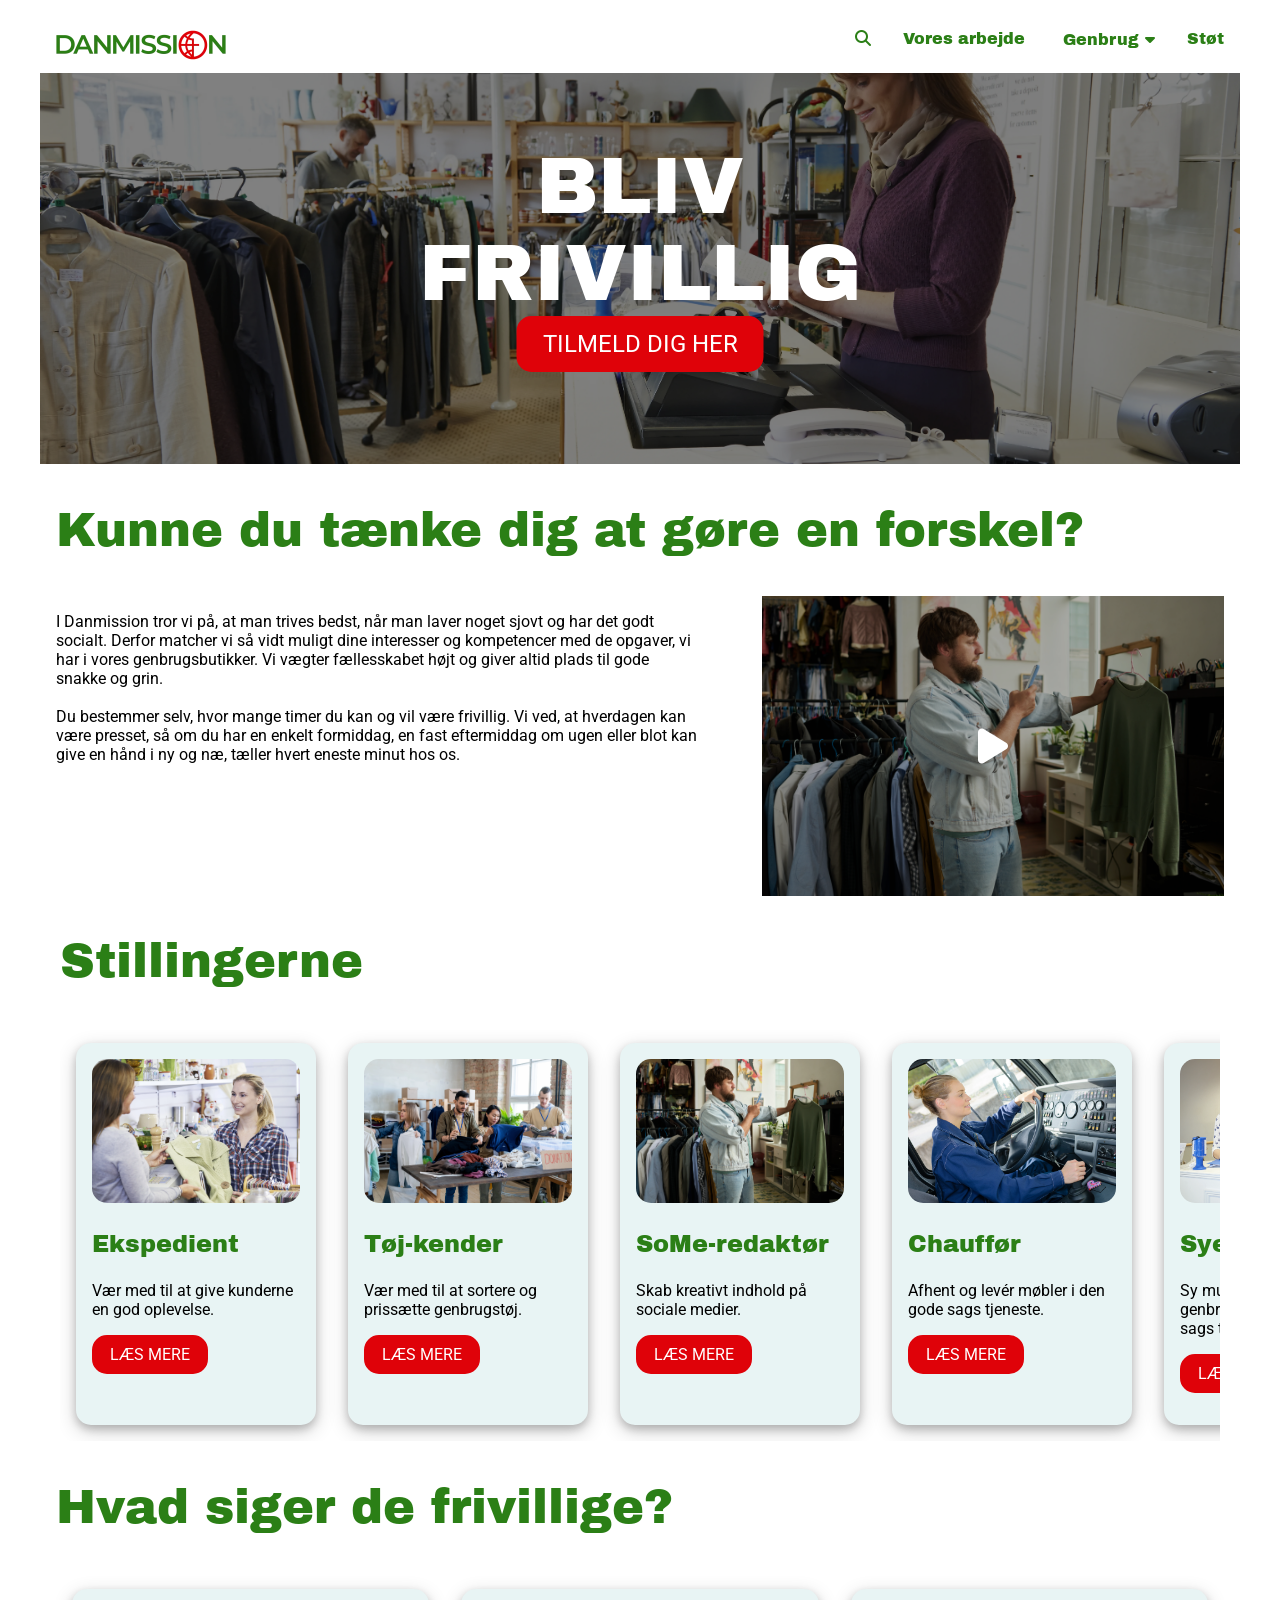
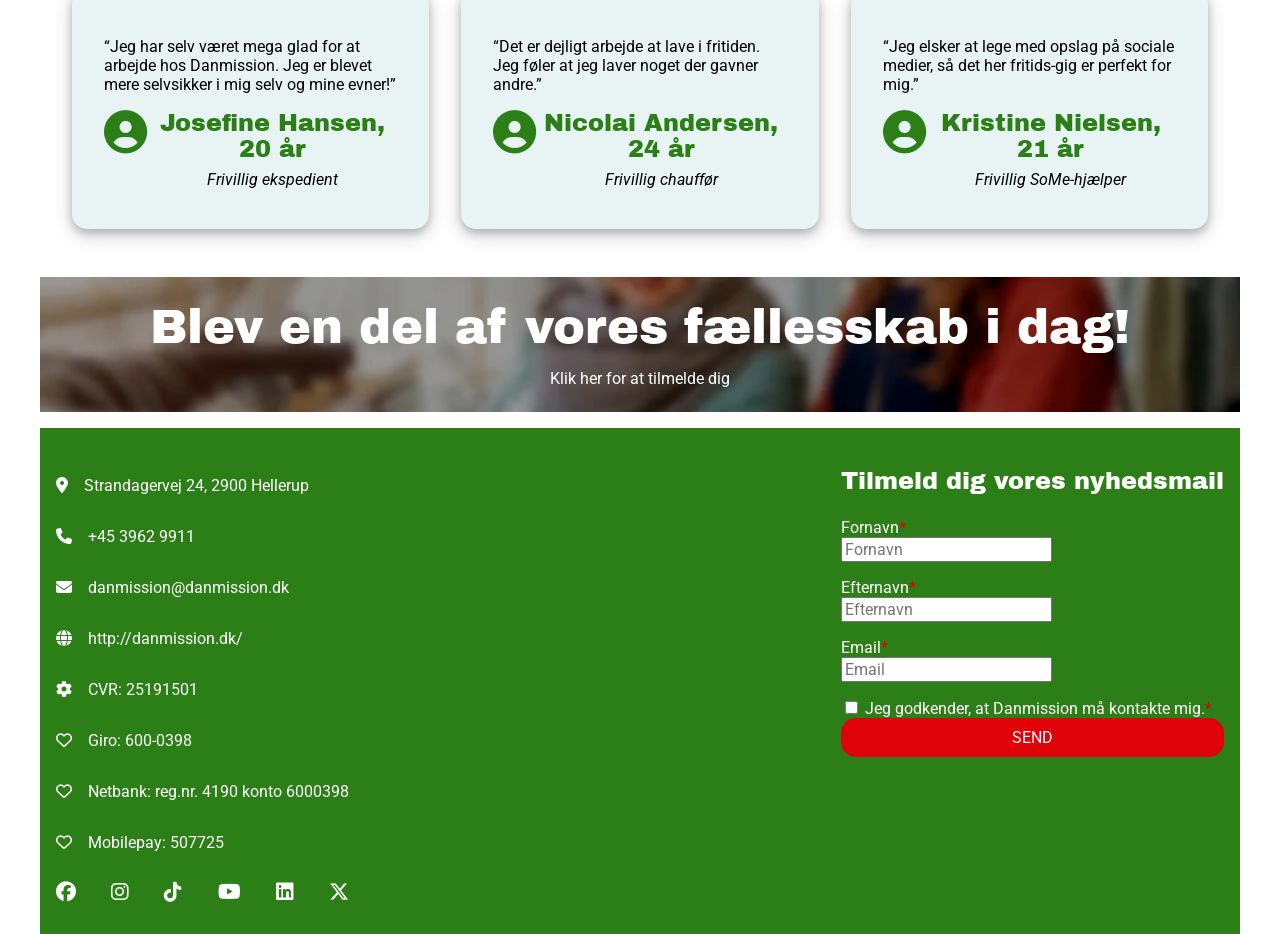
<file: index.html>
<!DOCTYPE html>
<html lang="da"> 

    <head>
        <title>DanmissionFrivilligeReplica</title>
        <meta charset="utf-8">
        <meta name="viewport" content="width=device-width, initial-scale=1.0">

        <link rel="stylesheet" href="style.css">

        <!-- JS links -->
        <script defer src="javascript/citater.js"></script>
        <script defer src="javascript/stillinger.js"></script>
        <script defer src="javascript/newsletter-form.js"></script>
        <script defer src="javascript/burger-menu.js"></script>  <!-- Link til burger JS -->

        <!-- Font Awesome ikoner-->
        <link rel="stylesheet" href="https://cdnjs.cloudflare.com/ajax/libs/font-awesome/6.5.1/css/all.min.css">

        <!-- Google Fonts -->
        <link rel="preconnect" href="https://fonts.googleapis.com">
        <link rel="preconnect" href="https://fonts.gstatic.com" crossorigin> 
        <link href="https://fonts.googleapis.com/css2?family=Archivo+Black&family=Roboto:ital,wght@0,100..900;1,100..900&display=swap" rel="stylesheet">
        
    </head>
    <body>
        <header>
            <nav>

                <!-- DESKTOP NAVIGATION -->
                <div class="header__desktop">
                    <div class="header__menu-desktop">

                        <div class="header__desktop-element"><a href="index.html"><img src="images/dm-logo-mobil.webp" alt="Danmissions logo"></a></div>

                        <div>
                            <div class="header__desktop-element header__desktop-button"><a href="#støt">Støt</a></div>
                            <div class="header__desktop-element header__desktop-button">
                                <div class="dropdown">
                                <button onclick="myFunction()" class="dropbtn">Genbrug</button><i class="fa fa-caret-down"></i>
                                <div id="genbrugDropdown" class="dropdown-content">
                                    <a href="index.html">Bliv Frivillig</a>
                                    <a href="#">Find Butik</a>
                                    <a href="#">Om Os</a>
                                </div>
                            </div>
                            </div>
                            <div class="header__desktop-element header__desktop-button"><a href="#voresArbejde">Vores arbejde</a></div>
                        </div>

                        <div class="header__desktop-element header__desktop-icon"><a href="#søg"><i class="fa-solid fa-magnifying-glass"></i></a></div>

                    </div>
                </div>
                <!-- DESKTOP NAVIGATION -->

                <div class="header__mobil">
                    <div class="header__menu">  <!-- Inspiation fra W3Schools "Mobile Navigation Menu" -->

                        <!-- Burger menu - aktiverer toggle menu -->
                        <a href="javascript:void(0);" class="header__burger-icon" onclick="mobileMenu()">
                            <div class="header__menu-element header__menu-icon"><i class="fa-solid fa-bars"></i></div>
                        </a>
    
                        <div class="header__menu-element header__menu-icon"><a href="#søg"><i class="fa-solid fa-magnifying-glass"></i></a></div>
                        <div class="header__menu-element header__menu-right"><a href="index.html"><img src="images/dm-logo-mobil.webp" alt="Danmissions logo"></a></div>
                    </div>

                    <!-- Gemte links i Burger menu -->
                        <div id="menuLinks">
                            <div><a href="#støt">Støt  </a>
                                <!--dropdown container -->
                            </div>

                            <div>
                                <dl>
                                    <dt>Genbrug</dt>
                                    <dd><a href="index.html">Bliv Frivillig</a></dd>
                                    <dd>Find Butik</dd>
                                    <dd>Om Os</dd>
                                </dl>
                            </div>
                            <div><a href="#voresArbejde">Vores arbejde  </a></div>
                        </div>
                </div>
            </nav>
        </header>

        <section class="top">
            <div class="top__card">
                <img class="top__card-img" src="images/Genbrug.webp" alt="Varmt billede fra Danmissions butik med teksten 'Bliv frivillig'">
                <h1 class="top__card-caption">BLIV FRIVILLIG</h1>
                <button class="button button--big top__card-button" type="button" onclick="location.href='kontakt.html'">TILMELD DIG HER</button>
            </div>
        </section>

        <section class="introduktion">
            <h2>Kunne du tænke dig at gøre en forskel?</h2>

            <div class="introduktion__box">
                <div class="introduktion__desc">
                    <p>I Danmission tror vi på, at man trives bedst, når man laver noget sjovt og har det godt socialt. Derfor matcher vi så vidt muligt dine interesser og kompetencer med de opgaver, vi har i vores genbrugsbutikker. Vi vægter fællesskabet højt og giver altid plads til gode snakke og grin.
                        <br><br>
                        Du bestemmer selv, hvor mange timer du kan og vil være frivillig. Vi ved, at hverdagen kan være presset, så om du har en enkelt formiddag, en fast eftermiddag om ugen eller blot kan give en hånd i ny og næ, tæller hvert eneste minut hos os.</p>
                </div>

                <div class="introduktion__video">
                    <img src="images/SoMe.webp" alt="Klikbar billede der afspiller video af arbejdsmiljø hos Danmission som frivillig"> 
                    <i class="fa-solid fa-play introduktion__video-icon"></i>
                </div>
            </div>

        </section>

        <section class="stillingerne">
            <h2>Stillingerne</h2>

            <div class="stillingerne__cards">
                
            </div>

        </section>

        <section class="quotes">
            <h2>Hvad siger de frivillige?</h2>

            <div class="quotes__elements">
                
            </div>

        </section>

        <section class="banner">  <!-- Inspireret af eksempel W3Schools "Blurred Background Image" -->
            
            <div class="banner__element">
                <h2 class="banner__caption">Blev en del af vores fællesskab i dag!</h2>
                <p class="banner__link"><a href="kontakt.html">Klik her for at tilmelde dig</a></p>
            </div>
        </section>

        <footer class="footer">

            <div class="footer__element1">
                <h3 class="h2--white">Tilmeld dig vores nyhedsmail</h3>

                <form class="subscribe-newsletter">
                    <div class="newsletter__input">

                    </div>

                    <div id="newsletter--caption">
                        <input required type="checkbox" id="newsletter" class="checkbox"> 
                        <label for="newsletter">Jeg godkender, at Danmission må kontakte mig.</label><p class="input__required-red">*</p>
                    </div>

                    <input type="submit" value="SEND" class="button">
                </form>
            </div>

            <div class="footer__element2">
                <ul class="footer-contact">
                    <li class="footer-contact--location"><p class="footer-contact--p">Strandagervej 24, 2900 Hellerup</p></li>
                    <li class="footer-contact--phone"><p class="footer-contact--p">+45 3962 9911</p></li>
                    <li class="footer-contact--email"><p class="footer-contact--p">danmission@danmission.dk</p></li>
                    <li class="footer-contact--website"><p class="footer-contact--p">http://danmission.dk/</p></li>
                    <li class="footer-contact--cvr"><p class="footer-contact--p">CVR: 25191501</p></li>
                    <li class="footer-contact--heart"><p class="footer-contact--p">Giro: 600-0398</p></li>
                    <li class="footer-contact--heart"><p class="footer-contact--p">Netbank: reg.nr. 4190 konto 6000398</p></li>
                    <li class="footer-contact--heart"><p class="footer-contact--p">Mobilepay: 507725</p></li>
                </ul>

                <ul class="some">
                    <li> <a href="https://facebook.com/danmission" target="_self"></a><i class="fa-brands fa-facebook fa-lg" style="color: #ffffff;"></i></li>
                    <li><a href="https://www.instagram.com/danmission/" target="_self"><i class="fa-brands fa-instagram fa-lg" style="color: #ffffff;"></i></a></li>
                    <li><a href="#" target="_self"><i class="fa-brands fa-tiktok fa-lg" style="color: #ffffff;"></i></a></li>
                    <li><a href="https://www.youtube.com/user/Danmission" target="_self"><i class="fa-brands fa-youtube fa-lg" style="color: #ffffff;"></i></a></li>
                    <li><a href="https://www.linkedin.com/company/747887/" target="_self"><i class="fa-brands fa-linkedin fa-lg" style="color: #ffffff;"></i></a></li>
                    <li><a href="https://twitter.com/danmissiondk" target="_self"><i class="fa-brands fa-x-twitter fa-lg" style="color: #ffffff;"></i></a></li>
                </ul>
            </div>
        </footer>

    </body>

</html>
</file>
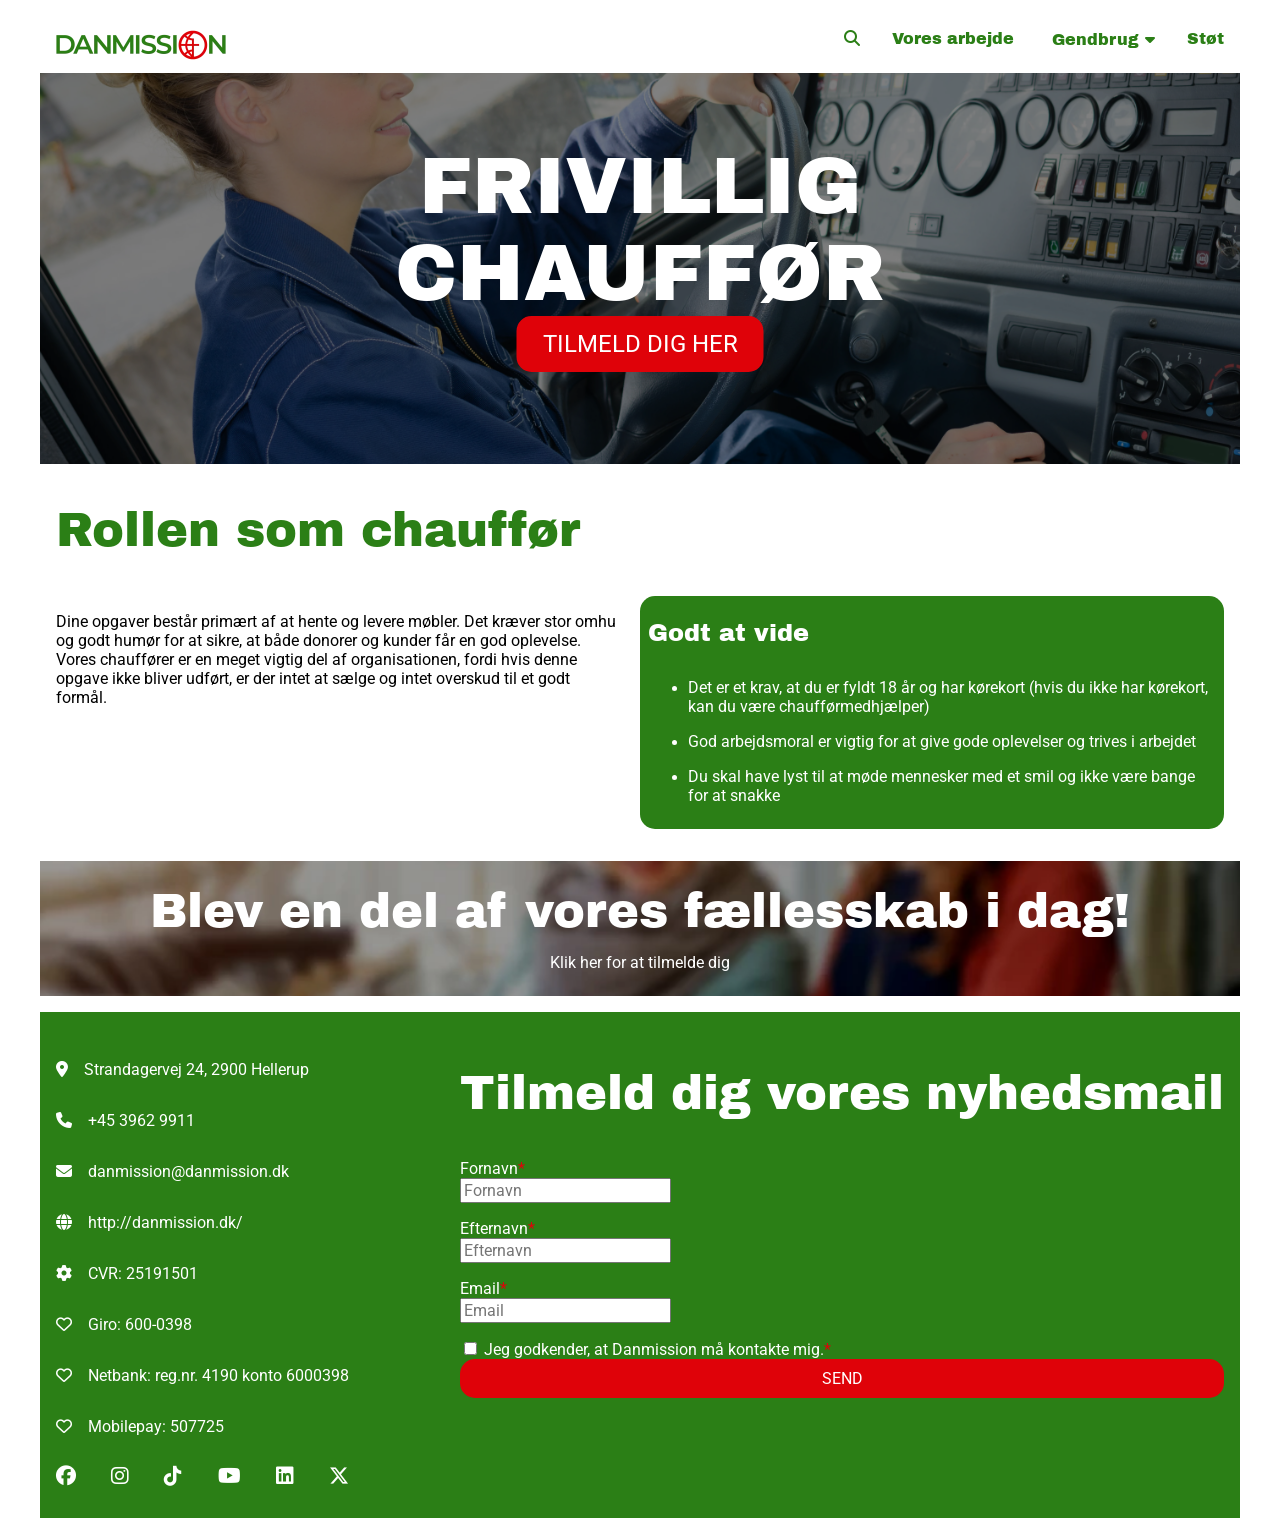
<file: chauffeur.html>
<!DOCTYPE html>
<html lang="da">

    <head>
        <title>DanmissionFrivilligeReplica</title>
        <meta charset="utf-8">
        <meta name="viewport" content="width=device-width, initial-scale=1.0">

        <link rel="stylesheet" href="style.css">
        <!-- JS links -->
        <!-- JS links -->
        <script defer src="javascript/citater.js"></script>
        <script defer src="javascript/stillinger.js"></script>
        <script defer src="javascript/newsletter-form.js"></script>
        <script defer src="javascript/burger-menu.js"></script>  <!-- Link til burger JS -->

        <!-- Font Awesome ikoner-->
        <link rel="stylesheet" href="https://cdnjs.cloudflare.com/ajax/libs/font-awesome/6.5.1/css/all.min.css">

        <!-- Google Fonts -->
        <link rel="preconnect" href="https://fonts.googleapis.com">
        <link rel="preconnect" href="https://fonts.gstatic.com" crossorigin>
        <link href="https://fonts.googleapis.com/css2?family=Archivo+Black&family=Roboto:ital,wght@0,100..900;1,100..900&display=swap" rel="stylesheet">
        
    </head>
    <body>
        <header>
            <nav>

                <!-- DESKTOP NAVIGATION -->
                <div class="header__desktop">
                    <div class="header__menu-desktop">

                        <div class="header__desktop-element"><a href="index.html"><img src="images/dm-logo-mobil.webp" alt="Danmissions logo"></a></div>

                        <div>
                            <div class="header__desktop-element header__desktop-button"><a href="#støt">Støt</a></div>
                            <div class="header__desktop-element header__desktop-button">
                                <div class="dropdown">
                                <button onclick="myFunction()" class="dropbtn">Gendbrug</button><i class="fa fa-caret-down"></i>
                                <div id="genbrugDropdown" class="dropdown-content">
                                    <a href="index.html">Bliv Frivillig</a>
                                    <a href="#">Find Butik</a>
                                    <a href="#">Om Os</a>
                                </div>
                            </div>
                            </div>
                            <div class="header__desktop-element header__desktop-button"><a href="#voresArbejde">Vores arbejde</a></div>
                        </div>

                        <div class="header__desktop-element header__desktop-icon"><a href="#søg"><i class="fa-solid fa-magnifying-glass"></i></a></div>

                    </div>
                </div>
                <!-- DESKTOP NAVIGATION -->

                <div class="header__mobil">
                    <div class="header__menu">  <!-- Inspiation fra W3Schools "Mobile Navigation Menu" -->

                        <!-- Burger menu - aktiverer toggle menu -->
                        <a href="javascript:void(0);" class="header__burger-icon" onclick="mobileMenu()">
                            <div class="header__menu-element header__menu-icon"><i class="fa-solid fa-bars"></i></div>
                        </a>
    
                        <div class="header__menu-element header__menu-icon"><a href="#søg"><i class="fa-solid fa-magnifying-glass"></i></a></div>
                        <div class="header__menu-element header__menu-right"><a href="index.html"><img src="images/dm-logo-mobil.webp" alt="Danmissions logo"></a></div>
                    </div>

                    <!-- Gemte links i Burger menu -->
                        <div id="menuLinks">
                            <div><a href="#støt">Støt  </a>
                                <!--dropdown container -->
                            <div>
                                <dl>
                                    <dt>Genbrug</dt>
                                    <dd><a href="index.html">Bliv Frivillig</a></dd>
                                    <dd>Find Butik</dd>
                                    <dd>Om Os</dd>
                                </dl>
                            </div>
                            <div><a href="#voresArbejde">Vores arbejde  </a>
                </div>

            </nav>
        </header>

        <section class="top">
            <div class="top__card">
                <img class="top__card-img" src="images/Chauffør.webp" alt="Billede med teksten 'Frivillig ekspedient' hvor man kan melde sig som frivillig">
                <h1 class="top__card-caption">FRIVILLIG CHAUFFØR</h1>
                <button class="button button--big top__card-button" type="button" onclick="location.href='kontakt.html'">TILMELD DIG HER</button>
            </div>
        </section>

        <section class="role">
            <h2>Rollen som chauffør</h2>
            <div class="role--flex">
                <div class="role__describtion">
                    <p>Dine opgaver består primært af at hente og levere møbler. Det kræver stor omhu og godt humør for at sikre, at både donorer og kunder får en god oplevelse. Vores chauffører er en meget vigtig del af organisationen, fordi hvis denne opgave ikke bliver udført, er der intet at sælge og intet overskud til et godt formål.</p>
                </div>
                <div class="fact__card">
                    <div><h3 class="fact__card-caption">Godt at vide</h3></div>
                    <div>
                        <ul>
                            <li><p class="fact__card-text">Det er et krav, at du er fyldt 18 år og har kørekort (hvis du ikke har kørekort, kan du være chaufførmedhjælper)</p></li>
                            <li><p class="fact__card-text">God arbejdsmoral er vigtig for at give gode oplevelser og trives i arbejdet</p></li>
                            <li><p class="fact__card-text">Du skal have lyst til at møde mennesker med et smil og ikke være bange for at snakke</p></li>
                        </ul>
                    </div>
                </div>
            </div>
        </section>

        <section class="banner">  <!-- Inspireret af eksempel W3Schools "Blurred Background Image" -->
            
            <div class="banner__element">
                <h2 class="banner__caption">Blev en del af vores fællesskab i dag!</h2>
                <p class="banner__link"><a href="kontakt.html">Klik her for at tilmelde dig</a></p>
            </div>
        </section>

        <footer class="footer">
            <div class="footer__element1">
                <h2 class="h2--white">Tilmeld dig vores nyhedsmail</h2>

                <form class="subscribe-newsletter">
                    <div class="newsletter__input">

                    </div>

                    <div id="newsletter--caption">
                        <input required type="checkbox" id="newsletter" class="checkbox"> 
                        <label for="newsletter">Jeg godkender, at Danmission må kontakte mig.</label><p class="input__required-red">*</p>
                    </div>

                    <input type="submit" value="SEND" class="button">
                </form>
            </div>

            <div class="footer__element2">
                <ul class="footer-contact">
                    <li class="footer-contact--location"><p class="footer-contact--p">Strandagervej 24, 2900 Hellerup</p></li>
                    <li class="footer-contact--phone"><p class="footer-contact--p">+45 3962 9911</p></li>
                    <li class="footer-contact--email"><p class="footer-contact--p">danmission@danmission.dk</p></li>
                    <li class="footer-contact--website"><p class="footer-contact--p">http://danmission.dk/</p></li>
                    <li class="footer-contact--cvr"><p class="footer-contact--p">CVR: 25191501</p></li>
                    <li class="footer-contact--heart"><p class="footer-contact--p">Giro: 600-0398</p></li>
                    <li class="footer-contact--heart"><p class="footer-contact--p">Netbank: reg.nr. 4190 konto 6000398</p></li>
                    <li class="footer-contact--heart"><p class="footer-contact--p">Mobilepay: 507725</p></li>
                </ul>

                <ul class="some">
                    <li> <a href="https://facebook.com/danmission" target="_self"></a><i class="fa-brands fa-facebook fa-lg" style="color: #ffffff;"></i></li>
                    <li><a href="https://www.instagram.com/danmission/" target="_self"><i class="fa-brands fa-instagram fa-lg" style="color: #ffffff;"></i></a></li>
                    <li><a href="#" target="_self"><i class="fa-brands fa-tiktok fa-lg" style="color: #ffffff;"></i></a></li>
                    <li><a href="https://www.youtube.com/user/Danmission" target="_self"><i class="fa-brands fa-youtube fa-lg" style="color: #ffffff;"></i></a></li>
                    <li><a href="https://www.linkedin.com/company/747887/" target="_self"><i class="fa-brands fa-linkedin fa-lg" style="color: #ffffff;"></i></a></li>
                    <li><a href="https://twitter.com/danmissiondk" target="_self"><i class="fa-brands fa-x-twitter fa-lg" style="color: #ffffff;"></i></a></li>
                </ul>
            </div>
        </footer>

    </body>

</html>
</file>
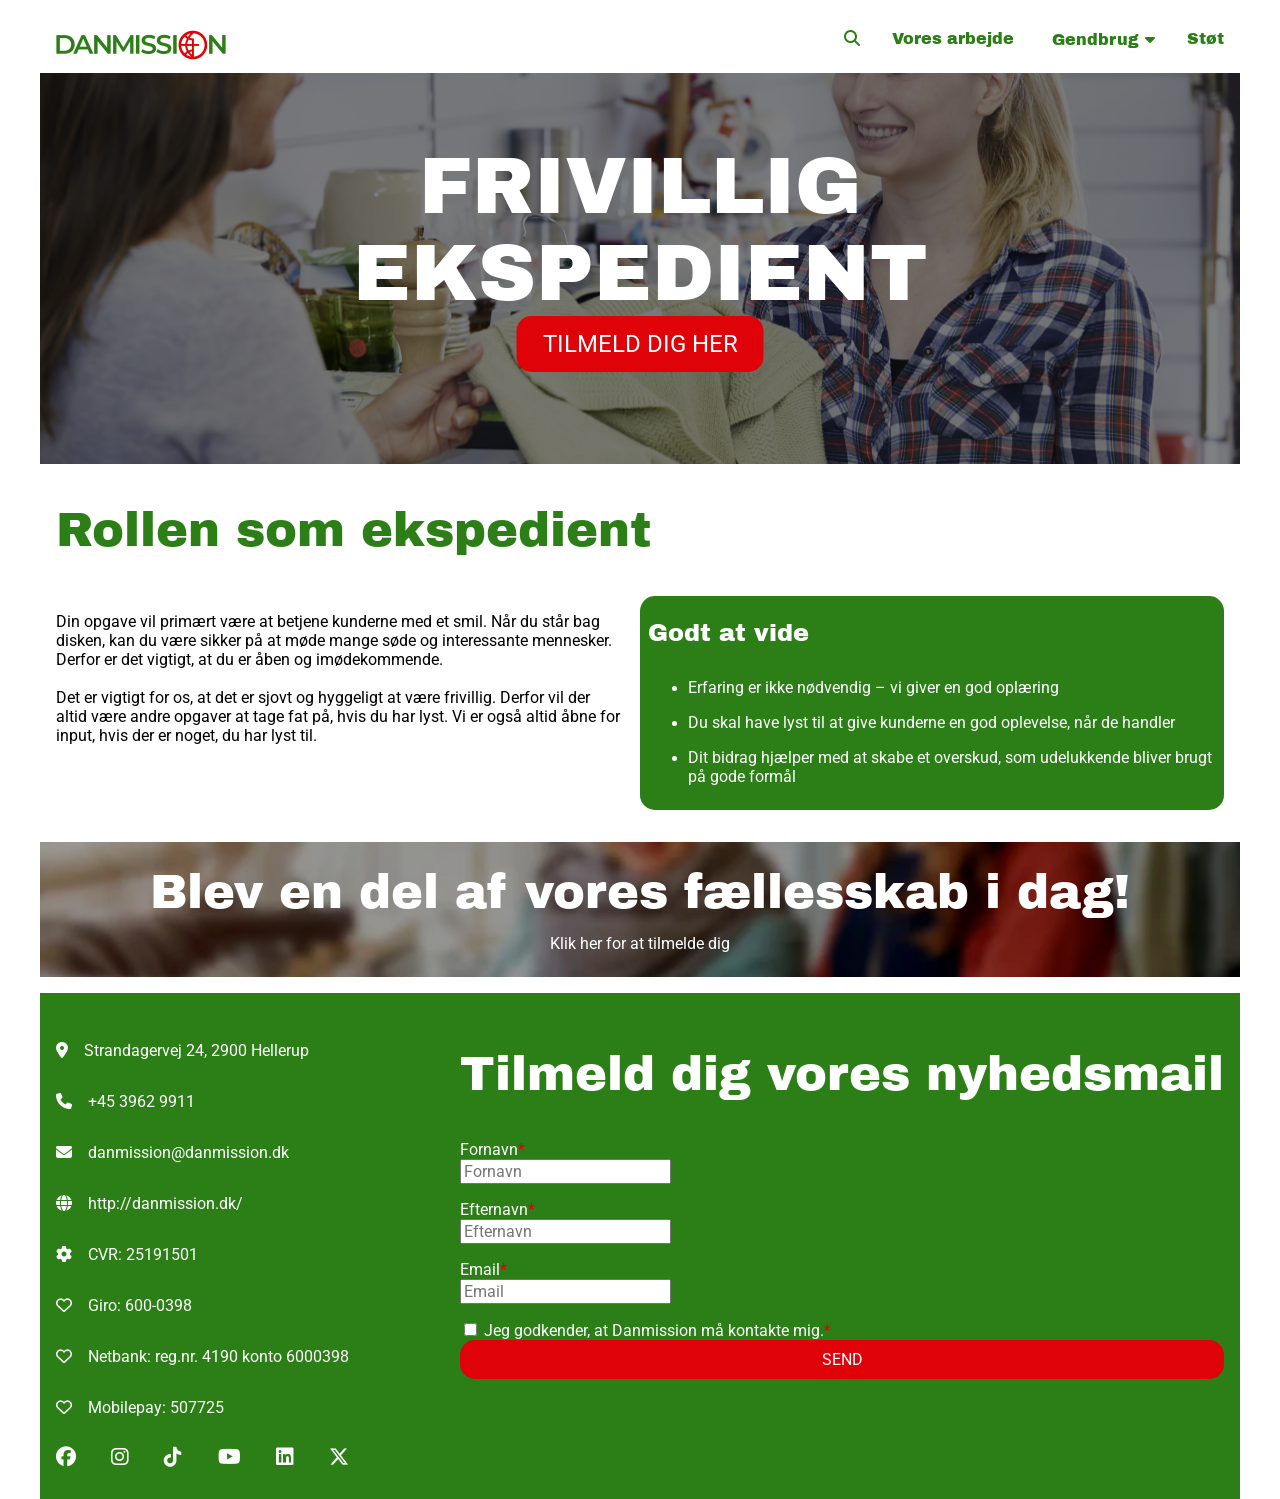
<file: ekspedient.html>
<!DOCTYPE html>
<html lang="da">

    <head>
        <title>DanmissionFrivilligeReplica</title>
        <meta charset="utf-8">
        <meta name="viewport" content="width=device-width, initial-scale=1.0">

        <link rel="stylesheet" href="style.css">

        <!-- JS links -->
        <script defer src="javascript/citater.js"></script>
        <script defer src="javascript/stillinger.js"></script>
        <script defer src="javascript/newsletter-form.js"></script>
        <script defer src="javascript/burger-menu.js"></script>  <!-- Link til burger JS -->

        <!-- Font Awesome ikoner-->
        <link rel="stylesheet" href="https://cdnjs.cloudflare.com/ajax/libs/font-awesome/6.5.1/css/all.min.css">

        <!-- Google Fonts -->
        <link rel="preconnect" href="https://fonts.googleapis.com">
        <link rel="preconnect" href="https://fonts.gstatic.com" crossorigin>
        <link href="https://fonts.googleapis.com/css2?family=Archivo+Black&family=Roboto:ital,wght@0,100..900;1,100..900&display=swap" rel="stylesheet">
        
    </head>
    <body>
        <header>
            <nav>

                <!-- DESKTOP NAVIGATION -->
                <div class="header__desktop">
                    <div class="header__menu-desktop">

                        <div class="header__desktop-element"><a href="index.html"><img src="images/dm-logo-mobil.webp" alt="Danmissions logo"></a></div>

                        <div>
                            <div class="header__desktop-element header__desktop-button"><a href="#støt">Støt</a></div>
                            <div class="header__desktop-element header__desktop-button">
                                <div class="dropdown">
                                <button onclick="myFunction()" class="dropbtn">Gendbrug</button><i class="fa fa-caret-down"></i>
                                <div id="genbrugDropdown" class="dropdown-content">
                                    <a href="index.html">Bliv Frivillig</a>
                                    <a href="#">Find Butik</a>
                                    <a href="#">Om Os</a>
                                </div>
                            </div>
                            </div>
                            <div class="header__desktop-element header__desktop-button"><a href="#voresArbejde">Vores arbejde</a></div>
                        </div>

                        <div class="header__desktop-element header__desktop-icon"><a href="#søg"><i class="fa-solid fa-magnifying-glass"></i></a></div>

                    </div>
                </div>
                <!-- DESKTOP NAVIGATION -->

                <div class="header__mobil">
                    <div class="header__menu">  <!-- Inspiation fra W3Schools "Mobile Navigation Menu" -->

                        <!-- Burger menu - aktiverer toggle menu -->
                        <a href="javascript:void(0);" class="header__burger-icon" onclick="mobileMenu()">
                            <div class="header__menu-element header__menu-icon"><i class="fa-solid fa-bars"></i></div>
                        </a>
    
                        <div class="header__menu-element header__menu-icon"><a href="#søg"><i class="fa-solid fa-magnifying-glass"></i></a></div>
                        <div class="header__menu-element header__menu-right"><a href="index.html"><img src="images/dm-logo-mobil.webp" alt="Danmissions logo"></a></div>
                    </div>

                    <!-- Gemte links i Burger menu -->
                        <div id="menuLinks">
                            <div><a href="#støt">Støt  </a>
                                <!--dropdown container -->
                            <div>
                                <dl>
                                    <dt>Genbrug</dt>
                                    <dd><a href="index.html">Bliv Frivillig</a></dd>
                                    <dd>Find Butik</dd>
                                    <dd>Om Os</dd>
                                </dl>
                            </div>
                            <div><a href="#voresArbejde">Vores arbejde  </a>
                </div>

            </nav>
        </header>

        <section class="top">
            <div class="top__card">
                <img class="top__card-img" src="images/Ekspedient.webp" alt="Billede med teksten 'Frivillig ekspedient' hvor man kan melde sig som frivillig">
                <h1 class="top__card-caption">FRIVILLIG EKSPEDIENT</h1>
                <button class="button button--big top__card-button" type="button" onclick="location.href='kontakt.html'">TILMELD DIG HER</button>
            </div>
        </section>

        <section class="role">
            <h2>Rollen som ekspedient</h2>
            <div class="role--flex">
                <div class="role__describtion">
                    <p>Din opgave vil primært være at betjene kunderne med et smil. Når du står bag disken, kan du være sikker på at møde mange søde og interessante mennesker. Derfor er det vigtigt, at du er åben og imødekommende.
                        <br><br>
                        Det er vigtigt for os, at det er sjovt og hyggeligt at være frivillig. Derfor vil der altid være andre opgaver at tage fat på, hvis du har lyst. Vi er også altid åbne for input, hvis der er noget, du har lyst til.</p>
                </div>
                <div class="fact__card">
                    <div><h3 class="fact__card-caption">Godt at vide</h3></div>
                    <div>
                        <ul>
                            <li><p class="fact__card-text">Erfaring er ikke nødvendig – vi giver en god oplæring</p></li>
                            <li><p class="fact__card-text">Du skal have lyst til at give kunderne en god oplevelse, når de handler</p></li>
                            <li><p class="fact__card-text">Dit bidrag hjælper med at skabe et overskud, som udelukkende bliver brugt på gode formål</p></li>
                        </ul>
                    </div>
                </div>
            </div>
        </section>

        <section class="banner">  <!-- Inspireret af eksempel W3Schools "Blurred Background Image" -->
            
            <div class="banner__element">
                <h2 class="banner__caption">Blev en del af vores fællesskab i dag!</h2>
                <p class="banner__link"><a href="kontakt.html">Klik her for at tilmelde dig</a></p>
            </div>
        </section>

        <footer class="footer">
            <div class="footer__element1">
                <h2 class="h2--white">Tilmeld dig vores nyhedsmail</h2>

                <form class="subscribe-newsletter">
                    <div class="newsletter__input">

                    </div>

                    <div id="newsletter--caption">
                        <input required type="checkbox" id="newsletter" class="checkbox"> 
                        <label for="newsletter">Jeg godkender, at Danmission må kontakte mig.</label><p class="input__required-red">*</p>
                    </div>

                    <input type="submit" value="SEND" class="button">
                </form>
            </div>

            <div class="footer__element2">
                <ul class="footer-contact">
                    <li class="footer-contact--location"><p class="footer-contact--p">Strandagervej 24, 2900 Hellerup</p></li>
                    <li class="footer-contact--phone"><p class="footer-contact--p">+45 3962 9911</p></li>
                    <li class="footer-contact--email"><p class="footer-contact--p">danmission@danmission.dk</p></li>
                    <li class="footer-contact--website"><p class="footer-contact--p">http://danmission.dk/</p></li>
                    <li class="footer-contact--cvr"><p class="footer-contact--p">CVR: 25191501</p></li>
                    <li class="footer-contact--heart"><p class="footer-contact--p">Giro: 600-0398</p></li>
                    <li class="footer-contact--heart"><p class="footer-contact--p">Netbank: reg.nr. 4190 konto 6000398</p></li>
                    <li class="footer-contact--heart"><p class="footer-contact--p">Mobilepay: 507725</p></li>
                </ul>

                <ul class="some">
                    <li> <a href="https://facebook.com/danmission" target="_self"></a><i class="fa-brands fa-facebook fa-lg" style="color: #ffffff;"></i></li>
                    <li><a href="https://www.instagram.com/danmission/" target="_self"><i class="fa-brands fa-instagram fa-lg" style="color: #ffffff;"></i></a></li>
                    <li><a href="#" target="_self"><i class="fa-brands fa-tiktok fa-lg" style="color: #ffffff;"></i></a></li>
                    <li><a href="https://www.youtube.com/user/Danmission" target="_self"><i class="fa-brands fa-youtube fa-lg" style="color: #ffffff;"></i></a></li>
                    <li><a href="https://www.linkedin.com/company/747887/" target="_self"><i class="fa-brands fa-linkedin fa-lg" style="color: #ffffff;"></i></a></li>
                    <li><a href="https://twitter.com/danmissiondk" target="_self"><i class="fa-brands fa-x-twitter fa-lg" style="color: #ffffff;"></i></a></li>
                </ul>
            </div>
        </footer>

    </body>

</html>
</file>
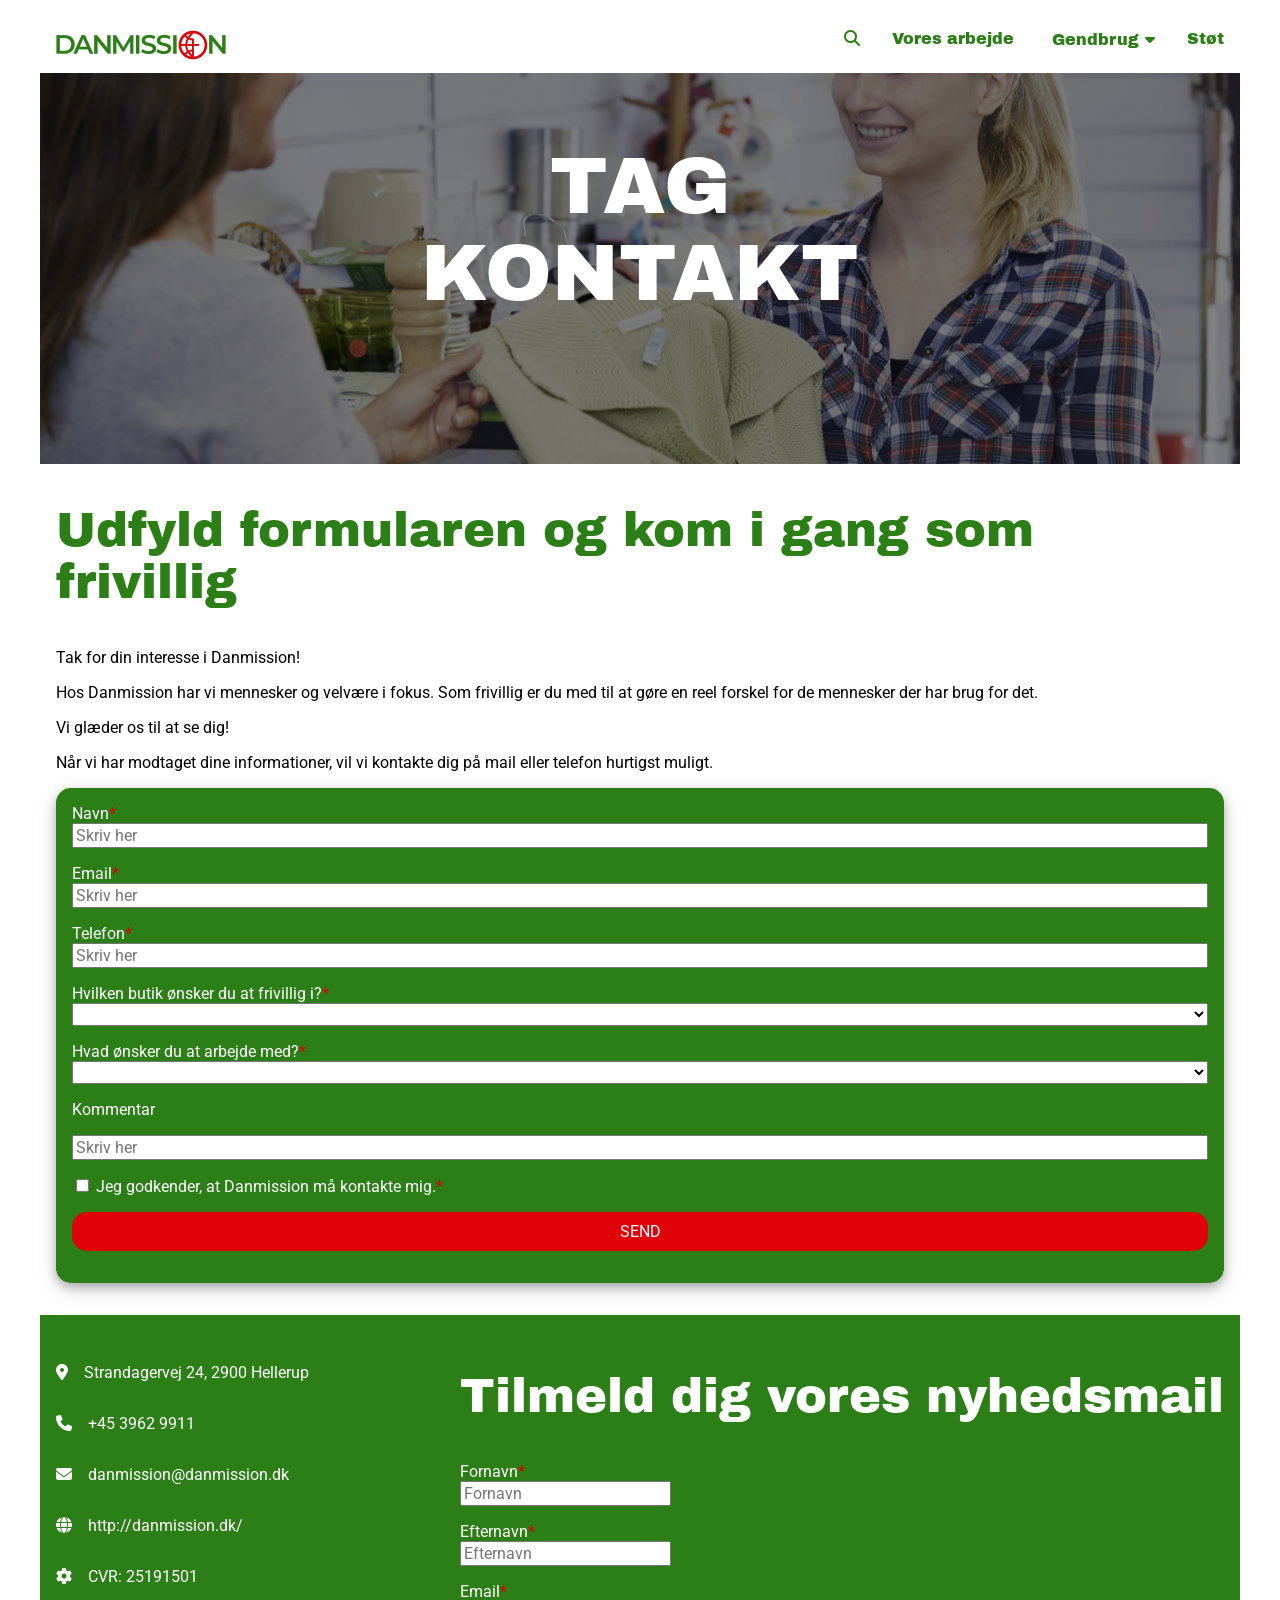
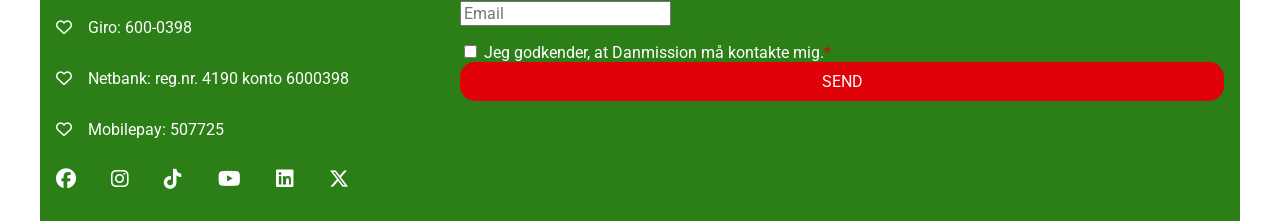
<file: kontakt.html>
<!DOCTYPE html>
<html lang="da">

    <head>
        <title>DanmissionFrivilligeReplica</title>
        <meta charset="utf-8">
        <meta name="viewport" content="width=device-width, initial-scale=1.0">

        <link rel="stylesheet" href="style.css">

        <!-- JS dokumenter -->
        <script defer src="javascript/kontakt_dropdown.js"></script>  <!-- Kodehjælp fra shouts.dev (Dropdown Array List) -->
        <!-- JS links -->
        <script defer src="javascript/citater.js"></script>
        <script defer src="javascript/stillinger.js"></script>
        <script defer src="javascript/newsletter-form.js"></script>
        <script defer src="javascript/burger-menu.js"></script>  <!-- Link til burger JS -->

        <!-- Font Awesome ikoner-->
        <link rel="stylesheet" href="https://cdnjs.cloudflare.com/ajax/libs/font-awesome/6.5.1/css/all.min.css">

        <!-- Google Fonts -->
        <link rel="preconnect" href="https://fonts.googleapis.com">
        <link rel="preconnect" href="https://fonts.gstatic.com" crossorigin>
        <link href="https://fonts.googleapis.com/css2?family=Archivo+Black&family=Roboto:ital,wght@0,100..900;1,100..900&display=swap" rel="stylesheet">
        
    </head>


    <body>
        <header>
            <nav>

                <!-- DESKTOP NAVIGATION -->
                <div class="header__desktop">
                    <div class="header__menu-desktop">

                        <div class="header__desktop-element"><a href="index.html"><img src="images/dm-logo-mobil.webp" alt="Danmissions logo"></a></div>

                        <div>
                            <div class="header__desktop-element header__desktop-button"><a href="#støt">Støt</a></div>
                            <div class="header__desktop-element header__desktop-button">
                                <div class="dropdown">
                                <button onclick="myFunction()" class="dropbtn">Gendbrug</button><i class="fa fa-caret-down"></i>
                                <div id="genbrugDropdown" class="dropdown-content">
                                    <a href="index.html">Bliv Frivillig</a>
                                    <a href="#">Find Butik</a>
                                    <a href="#">Om Os</a>
                                </div>
                            </div>
                            </div>
                            <div class="header__desktop-element header__desktop-button"><a href="#voresArbejde">Vores arbejde</a></div>
                        </div>

                        <div class="header__desktop-element header__desktop-icon"><a href="#søg"><i class="fa-solid fa-magnifying-glass"></i></a></div>

                    </div>
                </div>
                <!-- DESKTOP NAVIGATION -->

                <div class="header__mobil">
                    <div class="header__menu">  <!-- Inspiation fra W3Schools "Mobile Navigation Menu" -->

                        <!-- Burger menu - aktiverer toggle menu -->
                        <a href="javascript:void(0);" class="header__burger-icon" onclick="mobileMenu()">
                            <div class="header__menu-element header__menu-icon"><i class="fa-solid fa-bars"></i></div>
                        </a>
    
                        <div class="header__menu-element header__menu-icon"><a href="#søg"><i class="fa-solid fa-magnifying-glass"></i></a></div>
                        <div class="header__menu-element header__menu-right"><a href="index.html"><img src="images/dm-logo-mobil.webp" alt="Danmissions logo"></a></div>
                    </div>

                    <!-- Gemte links i Burger menu -->
                         <div id="menuLinks">
                            <div><a href="#støt">Støt  </a>
                                <!--dropdown container -->
                            </div>

                            <div>
                                <dl>
                                    <dt>Genbrug</dt>
                                    <dd><a href="index.html">Bliv Frivillig</a></dd>
                                    <dd>Find Butik</dd>
                                    <dd>Om Os</dd>
                                </dl>
                            </div>
                            <div><a href="#voresArbejde">Vores arbejde  </a></div>
                        </div>
                </div>

            </nav>
        </header>

        <section class="top">
            <div class="top__card">
                <img class="top__card-img" src="images/Ekspedient.webp" alt="Varmt billede fra Danmissions butik med teksten 'Bliv frivillig'">
                <h1 class="top__card-caption">TAG KONTAKT</h1>
            </div>
        </section>

        <!-- Alert kasse -->
        <div id="myModal" class="modal__container">

            <!-- Modal content -->
            <div class="modal__container-content">
                <span class="modal__container-close"><i class="fa-solid fa-xmark"></i></span>
                <i class="fa-solid fa-heart fa-beat heart__icon"></i>
                <h3>Tak for din tilmelding!</h3>
                <p>Vi kontakter dig hurtigst muligt.</p>
            </div>

        </div>

        <section class="kontakt__caption">

            <div class="kontakt__container">
                <div class="kontakt__element1">
                    <h2>Udfyld formularen og kom i gang som frivillig</h2>
                    <p>Tak for din interesse i Danmission!</p>
                    <p>Hos Danmission har vi mennesker og velvære i fokus. Som frivillig er du med til at gøre en reel forskel for de mennesker der har brug for det.</p>
                    <p>Vi glæder os til at se dig!</p>
                    <p>Når vi har modtaget dine informationer, vil vi kontakte dig på mail eller telefon hurtigst muligt.</p>
                </div>

                <div class="kontakt__element2">
                    <form class="kontakt__menu">
                        <div><label for="firstname" class="label">Navn</label><p class="input__required-red">*</p></div>
                        <input required type="text" id="fornavn" name="firstname" placeholder="Skriv her" class="input">
                        
                        <div><label for="email" class="label">Email</label><p class="input__required-red">*</p></div>
                        <input required type="email" id="e-mail" name="email" placeholder="Skriv her" class="input">

                        <div><label for="phonenumber" class="label">Telefon</label><p class="input__required-red">*</p></div>
                        <input required type="text" id="phonenumber" name="phonenumber" placeholder="Skriv her" class="input">

                        <div><label for="butik" class="label">Hvilken butik ønsker du at frivillig i?</label><p class="input__required-red">*</p></div>
                        <select id="butik_select" onclick="butikDropdown()"></select>


                        <div><label for="arbejde" class="label">Hvad ønsker du at arbejde med?</label><p class="input__required-red">*</p></div>
                        <select id="job_select" onclick="jobDropdown()"></select>

                        <label for="kommentar" class="label">Kommentar</label>
                        <input type="text" id="kommentar" name="kommentar" placeholder="Skriv her" class="input">

                        <div class="newsletter--caption">
                            <div>
                                <input required type="checkbox" id="nyheder" class="checkbox"> 
                                <label for="newsletter">Jeg godkender, at Danmission må kontakte mig.</label><p class="input__required-red">*</p>
                            </div>
                        </div>

                        <input id="send_knap" type="reset" value="SEND" class="button">
                    

                    </form>

                </div>
            </div>

        </section>


        <footer class="footer">
            <div class="footer__element1">
                <h2 class="h2--white">Tilmeld dig vores nyhedsmail</h2>

                <form class="subscribe-newsletter">
                    <div class="newsletter__input">

                    </div>

                    <div id="newsletter--caption">
                        <input required type="checkbox" id="newsletter" class="checkbox"> 
                        <label for="newsletter">Jeg godkender, at Danmission må kontakte mig.</label><p class="input__required-red">*</p>
                    </div>

                    <input type="submit" value="SEND" class="button">
                </form>
            </div>

            <div class="footer__element2">
                <ul class="footer-contact">
                    <li class="footer-contact--location"><p class="footer-contact--p">Strandagervej 24, 2900 Hellerup</p></li>
                    <li class="footer-contact--phone"><p class="footer-contact--p">+45 3962 9911</p></li>
                    <li class="footer-contact--email"><p class="footer-contact--p">danmission@danmission.dk</p></li>
                    <li class="footer-contact--website"><p class="footer-contact--p">http://danmission.dk/</p></li>
                    <li class="footer-contact--cvr"><p class="footer-contact--p">CVR: 25191501</p></li>
                    <li class="footer-contact--heart"><p class="footer-contact--p">Giro: 600-0398</p></li>
                    <li class="footer-contact--heart"><p class="footer-contact--p">Netbank: reg.nr. 4190 konto 6000398</p></li>
                    <li class="footer-contact--heart"><p class="footer-contact--p">Mobilepay: 507725</p></li>
                </ul>

                <ul class="some">
                    <li> <a href="https://facebook.com/danmission" target="_self"></a><i class="fa-brands fa-facebook fa-lg" style="color: #ffffff;"></i></li>
                    <li><a href="https://www.instagram.com/danmission/" target="_self"><i class="fa-brands fa-instagram fa-lg" style="color: #ffffff;"></i></a></li>
                    <li><a href="#" target="_self"><i class="fa-brands fa-tiktok fa-lg" style="color: #ffffff;"></i></a></li>
                    <li><a href="https://www.youtube.com/user/Danmission" target="_self"><i class="fa-brands fa-youtube fa-lg" style="color: #ffffff;"></i></a></li>
                    <li><a href="https://www.linkedin.com/company/747887/" target="_self"><i class="fa-brands fa-linkedin fa-lg" style="color: #ffffff;"></i></a></li>
                    <li><a href="https://twitter.com/danmissiondk" target="_self"><i class="fa-brands fa-x-twitter fa-lg" style="color: #ffffff;"></i></a></li>
                </ul>
            </div>
        </footer>

    </body>

</html>
</file>
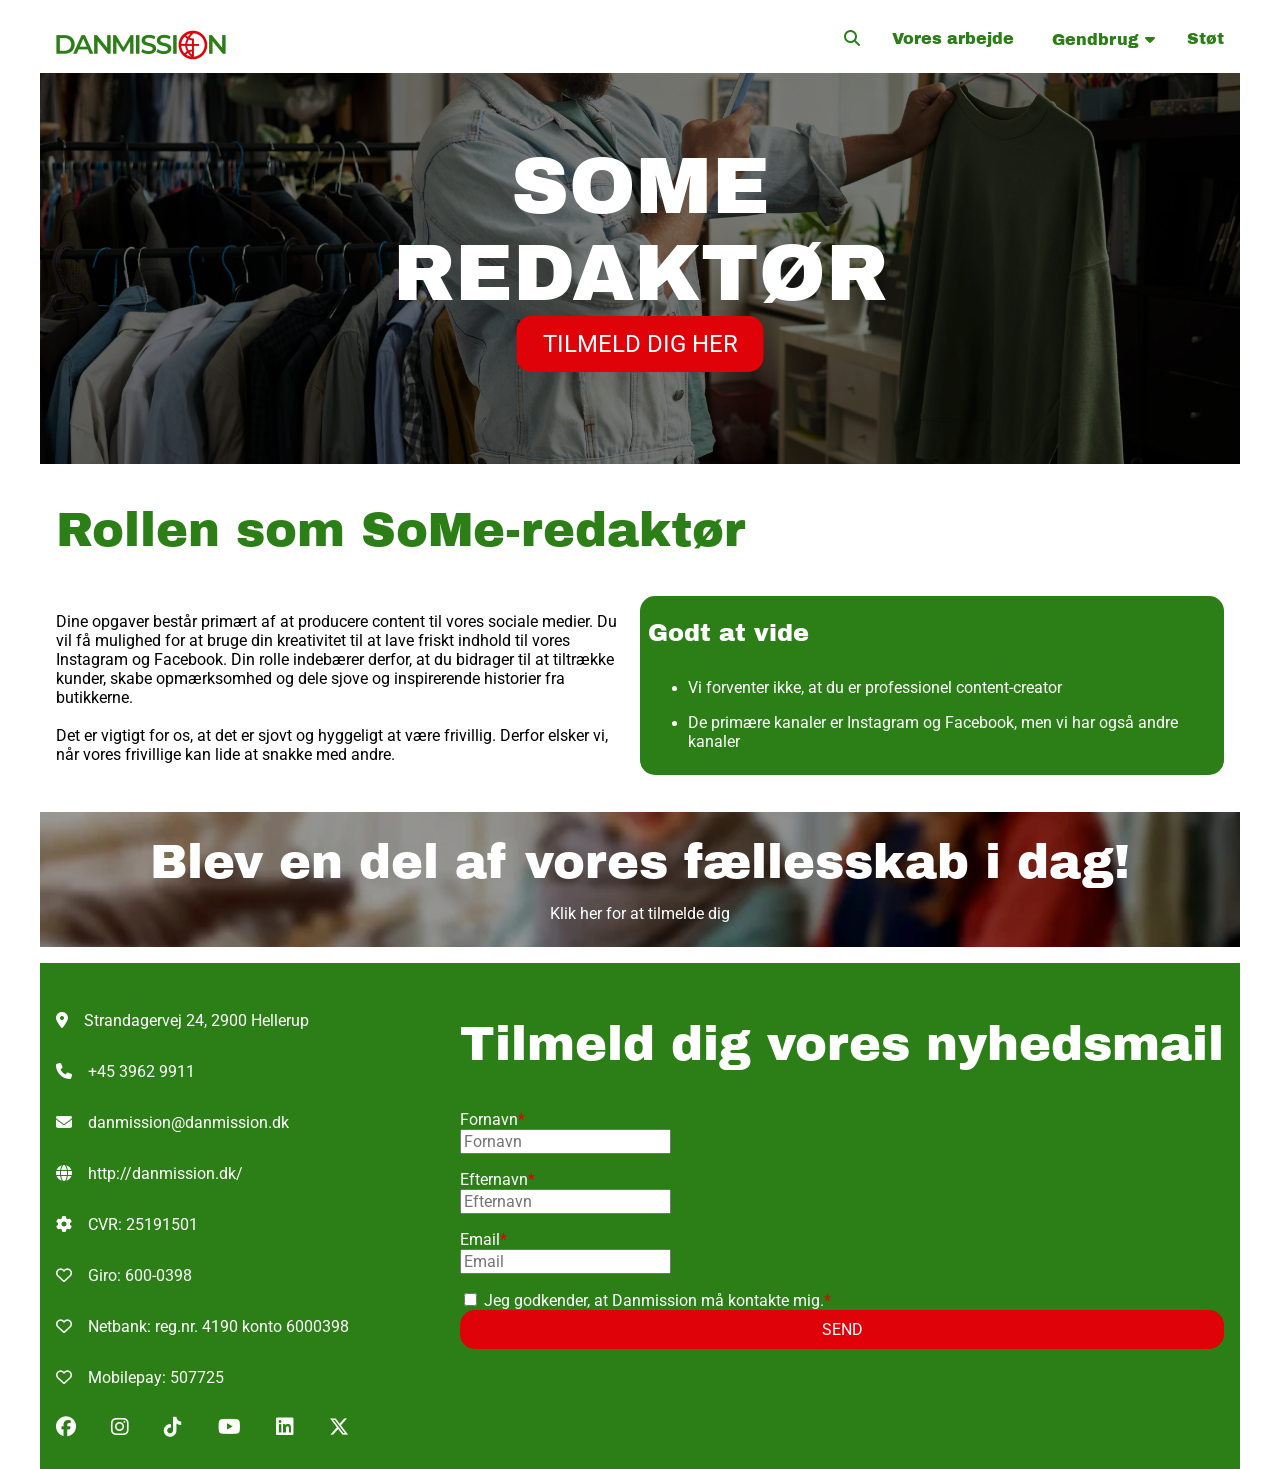
<file: some.html>
<!DOCTYPE html>
<html lang="da">

    <head>
        <title>DanmissionFrivilligeReplica</title>
        <meta charset="utf-8">
        <meta name="viewport" content="width=device-width, initial-scale=1.0">

        <link rel="stylesheet" href="style.css">

        <!-- JS links -->
        <script defer src="javascript/newsletter-form.js"></script>
        <script defer src="javascript/burger-menu.js"></script>

        <!-- Font Awesome ikoner-->
        <link rel="stylesheet" href="https://cdnjs.cloudflare.com/ajax/libs/font-awesome/6.5.1/css/all.min.css">

        <!-- Google Fonts -->
        <link rel="preconnect" href="https://fonts.googleapis.com">
        <link rel="preconnect" href="https://fonts.gstatic.com" crossorigin>
        <link href="https://fonts.googleapis.com/css2?family=Archivo+Black&family=Roboto:ital,wght@0,100..900;1,100..900&display=swap" rel="stylesheet">
        
    </head>
    <body>
        <header>
            <nav>

                <!-- DESKTOP NAVIGATION -->
                <div class="header__desktop">
                    <div class="header__menu-desktop">

                        <div class="header__desktop-element"><a href="index.html"><img src="images/dm-logo-mobil.webp" alt="Danmissions logo"></a></div>

                        <div>
                            <div class="header__desktop-element header__desktop-button"><a href="#støt">Støt</a></div>
                            <div class="header__desktop-element header__desktop-button">
                                <div class="dropdown">
                                <button onclick="myFunction()" class="dropbtn">Gendbrug</button><i class="fa fa-caret-down"></i>
                                <div id="genbrugDropdown" class="dropdown-content">
                                    <a href="#">Bliv Frivillig</a>
                                    <a href="#">Find Butik</a>
                                    <a href="#">Om Os</a>
                                </div>
                            </div>
                            </div>
                            <div class="header__desktop-element header__desktop-button"><a href="#voresArbejde">Vores arbejde</a></div>
                        </div>

                        <div class="header__desktop-element header__desktop-icon"><a href="#søg"><i class="fa-solid fa-magnifying-glass"></i></a></div>

                    </div>
                </div>
                <!-- DESKTOP NAVIGATION -->

                <div class="header__mobil">
                    <div class="header__menu">  <!-- Inspiation fra W3Schools "Mobile Navigation Menu" -->

                        <!-- Burger menu - aktiverer toggle menu -->
                        <a href="javascript:void(0);" class="header__burger-icon" onclick="mobileMenu()">
                            <div class="header__menu-element header__menu-icon"><i class="fa-solid fa-bars"></i></div>
                        </a>
    
                        <div class="header__menu-element header__menu-icon"><a href="#søg"><i class="fa-solid fa-magnifying-glass"></i></a></div>
                        <div class="header__menu-element header__menu-right"><a href="index.html"><img src="images/dm-logo-mobil.webp" alt="Danmissions logo"></a></div>
                    </div>

                    <!-- Gemte links i Burger menu -->
                        <div id="menuLinks">
                            <div><a href="#støt">Støt  </a>
                                <!--dropdown container -->
                            <div class="burger_dropdown">
                                <button onclick="toggleDropdown()" class="burger_dropbtn">Genbrug<i class="fa fa-caret-down"></i></button>
                                <div id="burger_genbrugDropdown" class="burger_dropdown-content">
                                    <a href="#">Bliv Frivillig</a>
                                    <a href="#">Find Butik</a>
                                    <a href="#">Om Os</a>
                                </div>
                            </div>
                            <div><a href="#voresArbejde">Vores arbejde  </a>
                </div>

            </nav>
        </header>

        <section class="top">
            <div class="top__card">
                <img class="top__card-img" src="images/SoMe.webp" alt="Billede med teksten 'Frivillig ekspedient' hvor man kan melde sig som frivillig">
                <h1 class="top__card-caption">SOME REDAKTØR</h1>
                <button class="button button--big top__card-button" type="button" onclick="location.href='kontakt.html'">TILMELD DIG HER</button>
            </div>
        </section>

        <section class="role">
            <h2>Rollen som SoMe-redaktør</h2>
            <div class="role--flex">
                <div class="role__describtion">
                    <p>Dine opgaver består primært af at producere content til vores sociale medier. Du vil få mulighed for at bruge din kreativitet til at lave friskt indhold til vores Instagram og Facebook. Din rolle indebærer derfor, at du bidrager til at tiltrække kunder, skabe opmærksomhed og dele sjove og inspirerende historier fra butikkerne.
                        <br><br>
                    Det er vigtigt for os, at det er sjovt og hyggeligt at være frivillig. Derfor elsker vi, når vores frivillige kan lide at snakke med andre.</p>
                </div>
                <div class="fact__card">
                    <div><h3 class="fact__card-caption">Godt at vide</h3></div>
                    <div>
                        <ul>
                            <li><p class="fact__card-text">Vi forventer ikke, at du er professionel content-creator</p></li>
                            <li><p class="fact__card-text">De primære kanaler er Instagram og Facebook, men vi har også andre kanaler</p></li>
                        </ul>
                    </div>
                </div>
            </div>
        </section>

        <section class="banner">  <!-- Inspireret af eksempel W3Schools "Blurred Background Image" -->
            
            <div class="banner__element">
                <h2 class="banner__caption">Blev en del af vores fællesskab i dag!</h2>
                <p class="banner__link"><a href="kontakt.html">Klik her for at tilmelde dig</a></p>
            </div>
        </section>

        <footer class="footer">
            <div class="footer__element1">
                <h2 class="h2--white">Tilmeld dig vores nyhedsmail</h2>

                <form class="subscribe-newsletter">
                    <div class="newsletter__input">

                    </div>

                    <div id="newsletter--caption">
                        <input required type="checkbox" id="newsletter" class="checkbox"> 
                        <label for="newsletter">Jeg godkender, at Danmission må kontakte mig.</label><p class="input__required-red">*</p>
                    </div>

                    <input type="submit" value="SEND" class="button">
                </form>
            </div>

            <div class="footer__element2">
                <ul class="footer-contact">
                    <li class="footer-contact--location"><p class="footer-contact--p">Strandagervej 24, 2900 Hellerup</p></li>
                    <li class="footer-contact--phone"><p class="footer-contact--p">+45 3962 9911</p></li>
                    <li class="footer-contact--email"><p class="footer-contact--p">danmission@danmission.dk</p></li>
                    <li class="footer-contact--website"><p class="footer-contact--p">http://danmission.dk/</p></li>
                    <li class="footer-contact--cvr"><p class="footer-contact--p">CVR: 25191501</p></li>
                    <li class="footer-contact--heart"><p class="footer-contact--p">Giro: 600-0398</p></li>
                    <li class="footer-contact--heart"><p class="footer-contact--p">Netbank: reg.nr. 4190 konto 6000398</p></li>
                    <li class="footer-contact--heart"><p class="footer-contact--p">Mobilepay: 507725</p></li>
                </ul>

                <ul class="some">
                    <li> <a href="https://facebook.com/danmission" target="_self"></a><i class="fa-brands fa-facebook fa-lg" style="color: #ffffff;"></i></li>
                    <li><a href="https://www.instagram.com/danmission/" target="_self"><i class="fa-brands fa-instagram fa-lg" style="color: #ffffff;"></i></a></li>
                    <li><a href="#" target="_self"><i class="fa-brands fa-tiktok fa-lg" style="color: #ffffff;"></i></a></li>
                    <li><a href="https://www.youtube.com/user/Danmission" target="_self"><i class="fa-brands fa-youtube fa-lg" style="color: #ffffff;"></i></a></li>
                    <li><a href="https://www.linkedin.com/company/747887/" target="_self"><i class="fa-brands fa-linkedin fa-lg" style="color: #ffffff;"></i></a></li>
                    <li><a href="https://twitter.com/danmissiondk" target="_self"><i class="fa-brands fa-x-twitter fa-lg" style="color: #ffffff;"></i></a></li>
                </ul>
            </div>
        </footer>

    </body>

</html>
</file>
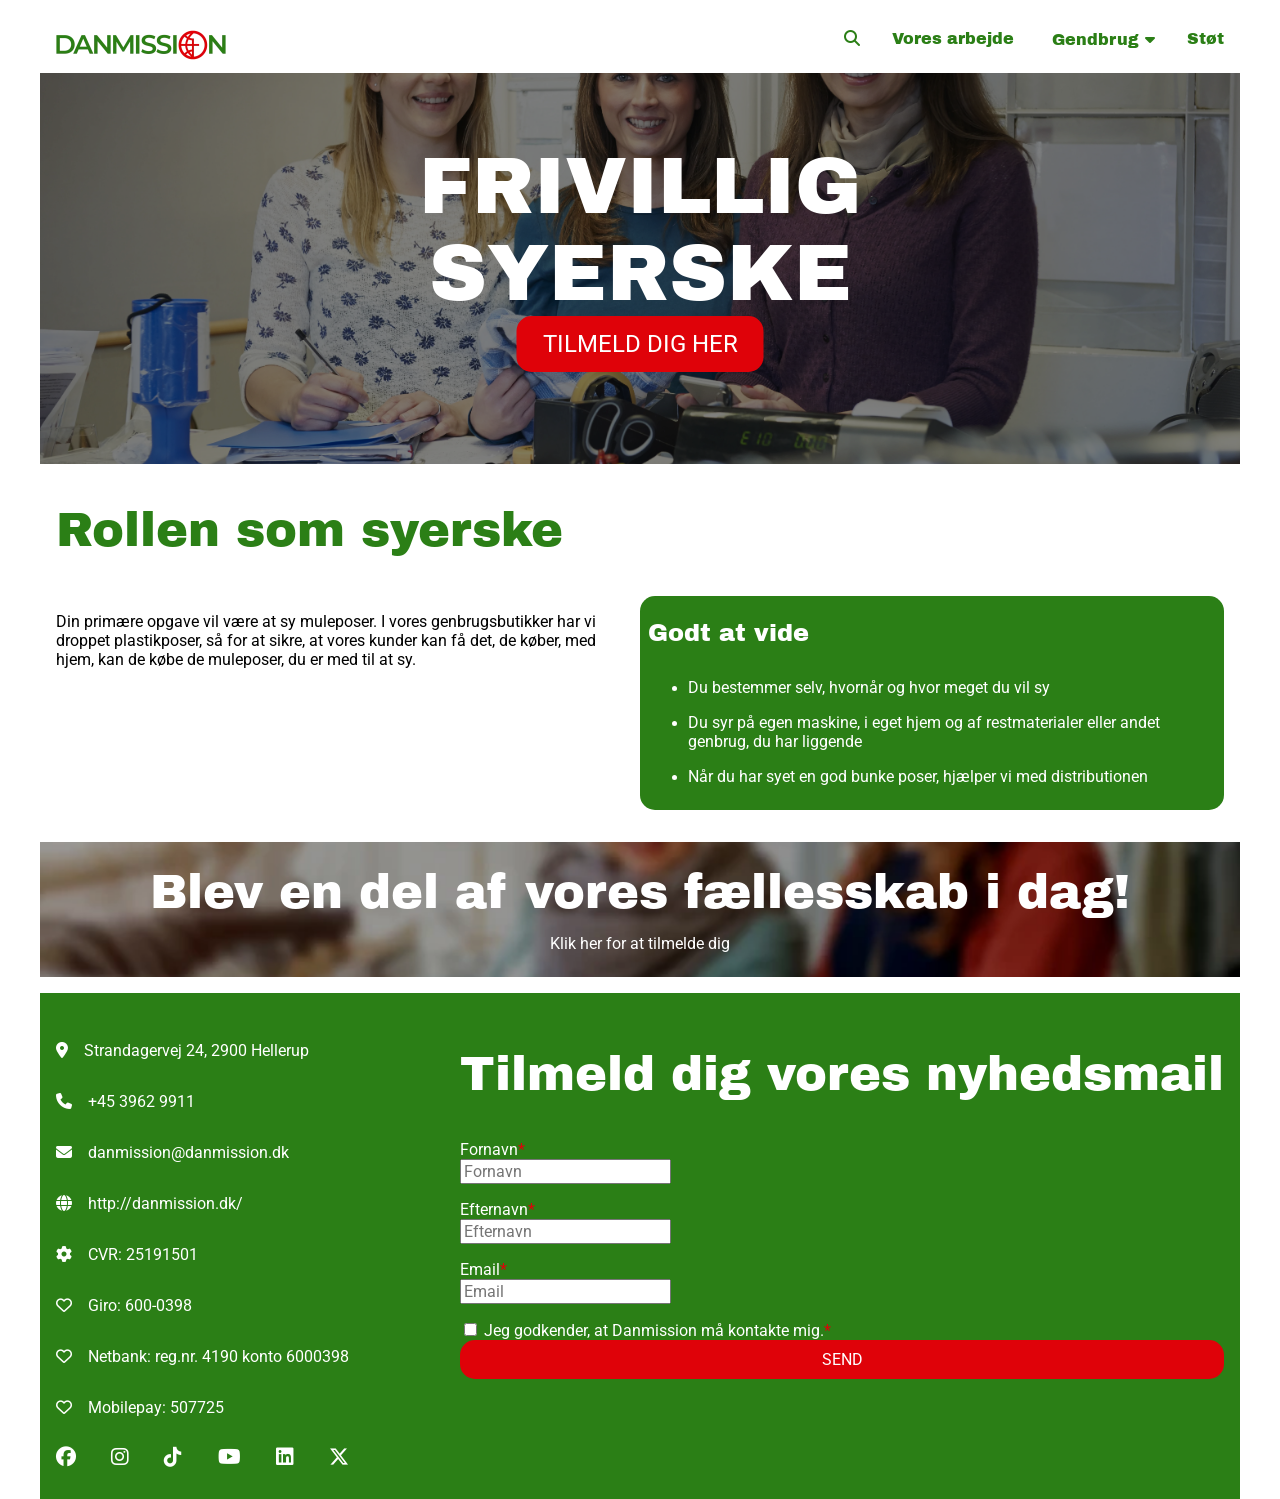
<file: syerske.html>
<!DOCTYPE html>
<html lang="da">

    <head>
        <title>DanmissionFrivilligeReplica</title>
        <meta charset="utf-8">
        <meta name="viewport" content="width=device-width, initial-scale=1.0">

        <link rel="stylesheet" href="style.css">

        <!-- JS links -->
        <script defer src="javascript/newsletter-form.js"></script>
        <script defer src="javascript/burger-menu.js"></script>

        <!-- Font Awesome ikoner-->
        <link rel="stylesheet" href="https://cdnjs.cloudflare.com/ajax/libs/font-awesome/6.5.1/css/all.min.css">

        <!-- Google Fonts -->
        <link rel="preconnect" href="https://fonts.googleapis.com">
        <link rel="preconnect" href="https://fonts.gstatic.com" crossorigin>
        <link href="https://fonts.googleapis.com/css2?family=Archivo+Black&family=Roboto:ital,wght@0,100..900;1,100..900&display=swap" rel="stylesheet">
        
    </head>
    <body>
        <header>
            <nav>

                <!-- DESKTOP NAVIGATION -->
                <div class="header__desktop">
                    <div class="header__menu-desktop">

                        <div class="header__desktop-element"><a href="index.html"><img src="images/dm-logo-mobil.webp" alt="Danmissions logo"></a></div>

                        <div>
                            <div class="header__desktop-element header__desktop-button"><a href="#støt">Støt</a></div>
                            <div class="header__desktop-element header__desktop-button">
                                <div class="dropdown">
                                <button onclick="myFunction()" class="dropbtn">Gendbrug</button><i class="fa fa-caret-down"></i>
                                <div id="genbrugDropdown" class="dropdown-content">
                                    <a href="index.html">Bliv Frivillig</a>
                                    <a href="#">Find Butik</a>
                                    <a href="#">Om Os</a>
                                </div>
                            </div>
                            </div>
                            <div class="header__desktop-element header__desktop-button"><a href="#voresArbejde">Vores arbejde</a></div>
                        </div>

                        <div class="header__desktop-element header__desktop-icon"><a href="#søg"><i class="fa-solid fa-magnifying-glass"></i></a></div>

                    </div>
                </div>
                <!-- DESKTOP NAVIGATION -->

                <div class="header__mobil">
                    <div class="header__menu">  <!-- Inspiation fra W3Schools "Mobile Navigation Menu" -->

                        <!-- Burger menu - aktiverer toggle menu -->
                        <a href="javascript:void(0);" class="header__burger-icon" onclick="mobileMenu()">
                            <div class="header__menu-element header__menu-icon"><i class="fa-solid fa-bars"></i></div>
                        </a>
    
                        <div class="header__menu-element header__menu-icon"><a href="#søg"><i class="fa-solid fa-magnifying-glass"></i></a></div>
                        <div class="header__menu-element header__menu-right"><a href="index.html"><img src="images/dm-logo-mobil.webp" alt="Danmissions logo"></a></div>
                    </div>

                    <!-- Gemte links i Burger menu -->
                        <div id="menuLinks">
                            <div><a href="#støt">Støt  </a>
                                <!--dropdown container -->
                            <div>
                                <dl>
                                    <dt>Genbrug</dt>
                                    <dd><a href="index.html">Bliv Frivillig</a></dd>
                                    <dd>Find Butik</dd>
                                    <dd>Om Os</dd>
                                </dl>
                            </div>
                            <div><a href="#voresArbejde">Vores arbejde  </a>
                </div>

            </nav>
        </header>

        <section class="top">
            <div class="top__card">
                <img class="top__card-img" src="images/Syerske.webp" alt="Billede med teksten 'Frivillig ekspedient' hvor man kan melde sig som frivillig">
                <h1 class="top__card-caption">FRIVILLIG SYERSKE</h1>
                <button class="button button--big top__card-button" type="button" onclick="location.href='kontakt.html'">TILMELD DIG HER</button>
            </div>
        </section>

        <section class="role">
            <h2>Rollen som syerske</h2>
            <div class="role--flex">
                <div class="role__describtion">
                    <p>Din primære opgave vil være at sy muleposer. I vores genbrugsbutikker har vi droppet plastikposer, så for at sikre, at vores kunder kan få det, de køber, med hjem, kan de købe de muleposer, du er med til at sy.</p>
                </div>
                <div class="fact__card">
                    <div><h3 class="fact__card-caption">Godt at vide</h3></div>
                    <div>
                        <ul>
                            <li><p class="fact__card-text">Du bestemmer selv, hvornår og hvor meget du vil sy</p></li>
                            <li><p class="fact__card-text">Du syr på egen maskine, i eget hjem og af restmaterialer eller andet genbrug, du har liggende</p></li>
                            <li><p class="fact__card-text">Når du har syet en god bunke poser, hjælper vi med distributionen</p></li>
                        </ul>
                    </div>
                </div>
            </div>
        </section>

        <section class="banner">  <!-- Inspireret af eksempel W3Schools "Blurred Background Image" -->
            
            <div class="banner__element">
                <h2 class="banner__caption">Blev en del af vores fællesskab i dag!</h2>
                <p class="banner__link"><a href="kontakt.html">Klik her for at tilmelde dig</a></p>
            </div>
        </section>

        <footer class="footer">
            <div class="footer__element1">
                <h2 class="h2--white">Tilmeld dig vores nyhedsmail</h2>

                <form class="subscribe-newsletter">
                    <div class="newsletter__input">

                    </div>

                    <div id="newsletter--caption">
                        <input required type="checkbox" id="newsletter" class="checkbox"> 
                        <label for="newsletter">Jeg godkender, at Danmission må kontakte mig.</label><p class="input__required-red">*</p>
                    </div>

                    <input type="submit" value="SEND" class="button">
                </form>
            </div>

            <div class="footer__element2">
                <ul class="footer-contact">
                    <li class="footer-contact--location"><p class="footer-contact--p">Strandagervej 24, 2900 Hellerup</p></li>
                    <li class="footer-contact--phone"><p class="footer-contact--p">+45 3962 9911</p></li>
                    <li class="footer-contact--email"><p class="footer-contact--p">danmission@danmission.dk</p></li>
                    <li class="footer-contact--website"><p class="footer-contact--p">http://danmission.dk/</p></li>
                    <li class="footer-contact--cvr"><p class="footer-contact--p">CVR: 25191501</p></li>
                    <li class="footer-contact--heart"><p class="footer-contact--p">Giro: 600-0398</p></li>
                    <li class="footer-contact--heart"><p class="footer-contact--p">Netbank: reg.nr. 4190 konto 6000398</p></li>
                    <li class="footer-contact--heart"><p class="footer-contact--p">Mobilepay: 507725</p></li>
                </ul>

                <ul class="some">
                    <li> <a href="https://facebook.com/danmission" target="_self"></a><i class="fa-brands fa-facebook fa-lg" style="color: #ffffff;"></i></li>
                    <li><a href="https://www.instagram.com/danmission/" target="_self"><i class="fa-brands fa-instagram fa-lg" style="color: #ffffff;"></i></a></li>
                    <li><a href="#" target="_self"><i class="fa-brands fa-tiktok fa-lg" style="color: #ffffff;"></i></a></li>
                    <li><a href="https://www.youtube.com/user/Danmission" target="_self"><i class="fa-brands fa-youtube fa-lg" style="color: #ffffff;"></i></a></li>
                    <li><a href="https://www.linkedin.com/company/747887/" target="_self"><i class="fa-brands fa-linkedin fa-lg" style="color: #ffffff;"></i></a></li>
                    <li><a href="https://twitter.com/danmissiondk" target="_self"><i class="fa-brands fa-x-twitter fa-lg" style="color: #ffffff;"></i></a></li>
                </ul>
            </div>
        </footer>

    </body>

</html>
</file>
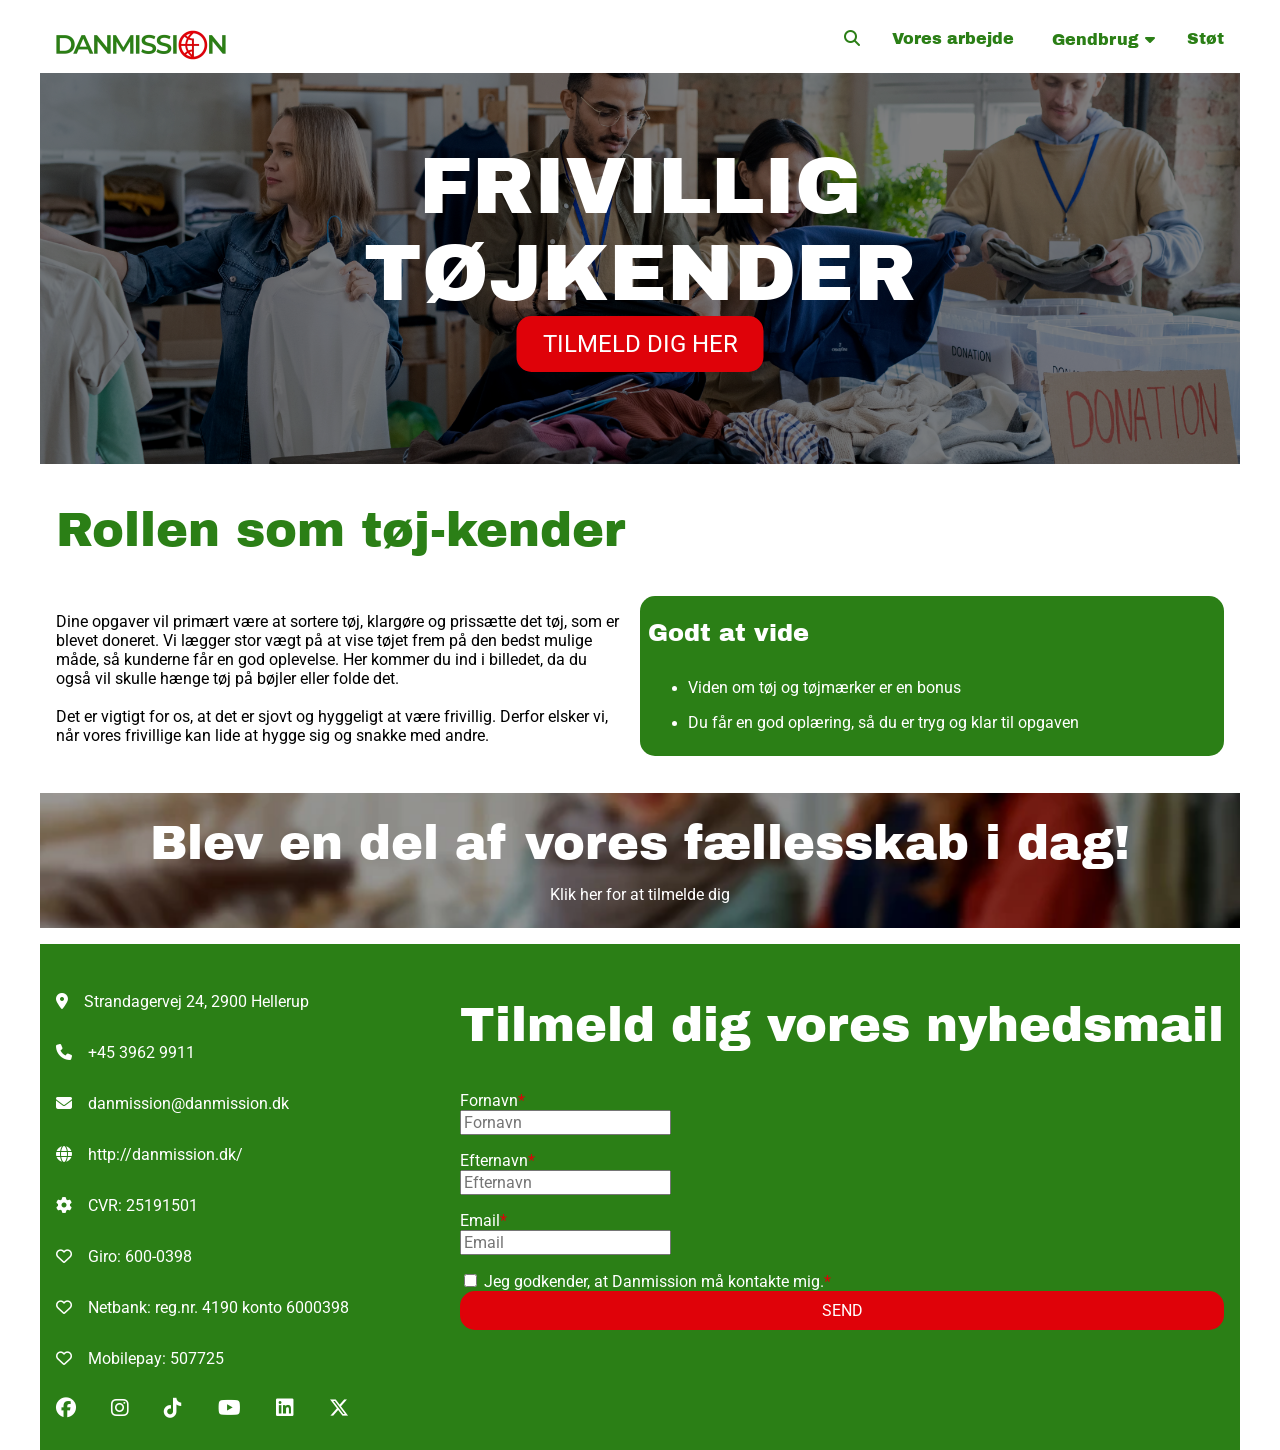
<file: tøjkender.html>
<!DOCTYPE html>
<html lang="da">

    <head>
        <title>DanmissionFrivilligeReplica</title>
        <meta charset="utf-8">
        <meta name="viewport" content="width=device-width, initial-scale=1.0">

        <link rel="stylesheet" href="style.css">

        <!-- JS links -->
        <script defer src="javascript/newsletter-form.js"></script>
        <script defer src="javascript/burger-menu.js"></script>

        <!-- Font Awesome ikoner-->
        <link rel="stylesheet" href="https://cdnjs.cloudflare.com/ajax/libs/font-awesome/6.5.1/css/all.min.css">

        <!-- Google Fonts -->
        <link rel="preconnect" href="https://fonts.googleapis.com">
        <link rel="preconnect" href="https://fonts.gstatic.com" crossorigin>
        <link href="https://fonts.googleapis.com/css2?family=Archivo+Black&family=Roboto:ital,wght@0,100..900;1,100..900&display=swap" rel="stylesheet">
        
    </head>
    <body>
        <header>
            <nav>

                <!-- DESKTOP NAVIGATION -->
                <div class="header__desktop">
                    <div class="header__menu-desktop">

                        <div class="header__desktop-element"><a href="index.html"><img src="images/dm-logo-mobil.webp" alt="Danmissions logo"></a></div>

                        <div>
                            <div class="header__desktop-element header__desktop-button"><a href="#støt">Støt</a></div>
                            <div class="header__desktop-element header__desktop-button">
                                <div class="dropdown">
                                <button onclick="myFunction()" class="dropbtn">Gendbrug</button><i class="fa fa-caret-down"></i>
                                <div id="genbrugDropdown" class="dropdown-content">
                                    <a href="index.html">Bliv Frivillig</a>
                                    <a href="#">Find Butik</a>
                                    <a href="#">Om Os</a>
                                </div>
                            </div>
                            </div>
                            <div class="header__desktop-element header__desktop-button"><a href="#voresArbejde">Vores arbejde</a></div>
                        </div>

                        <div class="header__desktop-element header__desktop-icon"><a href="#søg"><i class="fa-solid fa-magnifying-glass"></i></a></div>

                    </div>
                </div>
                <!-- DESKTOP NAVIGATION -->

                <div class="header__mobil">
                    <div class="header__menu">  <!-- Inspiation fra W3Schools "Mobile Navigation Menu" -->

                        <!-- Burger menu - aktiverer toggle menu -->
                        <a href="javascript:void(0);" class="header__burger-icon" onclick="mobileMenu()">
                            <div class="header__menu-element header__menu-icon"><i class="fa-solid fa-bars"></i></div>
                        </a>
    
                        <div class="header__menu-element header__menu-icon"><a href="#søg"><i class="fa-solid fa-magnifying-glass"></i></a></div>
                        <div class="header__menu-element header__menu-right"><a href="index.html"><img src="images/dm-logo-mobil.webp" alt="Danmissions logo"></a></div>
                    </div>

                    <!-- Gemte links i Burger menu -->
                        <div id="menuLinks">
                            <div><a href="#støt">Støt  </a>
                                <!--dropdown container -->
                            <div>
                                <dl>
                                    <dt>Genbrug</dt>
                                    <dd><a href="index.html">Bliv Frivillig</a></dd>
                                    <dd>Find Butik</dd>
                                    <dd>Om Os</dd>
                                </dl>
                            </div>
                            <div><a href="#voresArbejde">Vores arbejde  </a>
                </div>

            </nav>
        </header>

        <section class="top">
            <div class="top__card">
                <img class="top__card-img" src="images/Tøjkender.webp" alt="Billede med teksten 'Frivillig ekspedient' hvor man kan melde sig som frivillig">
                <h1 class="top__card-caption">FRIVILLIG TØJKENDER</h1>
                <button class="button button--big top__card-button" type="button" onclick="location.href='kontakt.html'">TILMELD DIG HER</button>
            </div>
        </section>

        <section class="role">
            <h2>Rollen som tøj-kender</h2>
            <div class="role--flex">
                <div class="role__describtion">
                    <p>Dine opgaver vil primært være at sortere tøj, klargøre og prissætte det tøj, som er blevet doneret. Vi lægger stor vægt på at vise tøjet frem på den bedst mulige måde, så kunderne får en god oplevelse. Her kommer du ind i billedet, da du også vil skulle hænge tøj på bøjler eller folde det.
                        <br><br>
                        Det er vigtigt for os, at det er sjovt og hyggeligt at være frivillig. Derfor elsker vi, når vores frivillige kan lide at hygge sig og snakke med andre.</p>
                </div>
                <div class="fact__card">
                    <div><h3 class="fact__card-caption">Godt at vide</h3></div>
                    <div>
                        <ul>
                            <li><p class="fact__card-text">Viden om tøj og tøjmærker er en bonus</p></li>
                            <li><p class="fact__card-text">Du får en god oplæring, så du er tryg og klar til opgaven</p></li>
                        </ul>
                    </div>
                </div>
            </div>
        </section>

        <section class="banner">  <!-- Inspireret af eksempel W3Schools "Blurred Background Image" -->
            
            <div class="banner__element">
                <h2 class="banner__caption">Blev en del af vores fællesskab i dag!</h2>
                <p class="banner__link"><a href="kontakt.html">Klik her for at tilmelde dig</a></p>
            </div>
        </section>

        <footer class="footer">
            <div class="footer__element1">
                <h2 class="h2--white">Tilmeld dig vores nyhedsmail</h2>

                <form class="subscribe-newsletter">
                    <div class="newsletter__input">

                    </div>

                    <div id="newsletter--caption">
                        <input required type="checkbox" id="newsletter" class="checkbox"> 
                        <label for="newsletter">Jeg godkender, at Danmission må kontakte mig.</label><p class="input__required-red">*</p>
                    </div>

                    <input type="submit" value="SEND" class="button">
                </form>
            </div>

            <div class="footer__element2">
                <ul class="footer-contact">
                    <li class="footer-contact--location"><p class="footer-contact--p">Strandagervej 24, 2900 Hellerup</p></li>
                    <li class="footer-contact--phone"><p class="footer-contact--p">+45 3962 9911</p></li>
                    <li class="footer-contact--email"><p class="footer-contact--p">danmission@danmission.dk</p></li>
                    <li class="footer-contact--website"><p class="footer-contact--p">http://danmission.dk/</p></li>
                    <li class="footer-contact--cvr"><p class="footer-contact--p">CVR: 25191501</p></li>
                    <li class="footer-contact--heart"><p class="footer-contact--p">Giro: 600-0398</p></li>
                    <li class="footer-contact--heart"><p class="footer-contact--p">Netbank: reg.nr. 4190 konto 6000398</p></li>
                    <li class="footer-contact--heart"><p class="footer-contact--p">Mobilepay: 507725</p></li>
                </ul>

                <ul class="some">
                    <li> <a href="https://facebook.com/danmission" target="_self"></a><i class="fa-brands fa-facebook fa-lg" style="color: #ffffff;"></i></li>
                    <li><a href="https://www.instagram.com/danmission/" target="_self"><i class="fa-brands fa-instagram fa-lg" style="color: #ffffff;"></i></a></li>
                    <li><a href="#" target="_self"><i class="fa-brands fa-tiktok fa-lg" style="color: #ffffff;"></i></a></li>
                    <li><a href="https://www.youtube.com/user/Danmission" target="_self"><i class="fa-brands fa-youtube fa-lg" style="color: #ffffff;"></i></a></li>
                    <li><a href="https://www.linkedin.com/company/747887/" target="_self"><i class="fa-brands fa-linkedin fa-lg" style="color: #ffffff;"></i></a></li>
                    <li><a href="https://twitter.com/danmissiondk" target="_self"><i class="fa-brands fa-x-twitter fa-lg" style="color: #ffffff;"></i></a></li>
                </ul>
            </div>
        </footer>

    </body>

</html>
</file>
<file: style.css>
/* Main setup start */
    body {
        max-width: 1200px;
        margin: 0 auto; 
    }

    :root{
        --green-color: #2B7F16;
        --red-color: #DF0209;
        --blue-color: #E8F4F4;
        --white-color: #FFFFFF;
        --black-color: #000000;
        --conor-rounded: 5px;
    }

    :is(h1, h2, h3,) {
    color: var(--green-color);
    font-family: "Archivo Black", sans-serif;
    font-weight: 400;
    font-style: normal;
    }

    h1 {
        font-size: 2rem;
        color: var(--white-color);
    }
    h2 {
        font-size: 1.5rem;
    }
    .h2--white {
        color: var(--white-color);
    }
    h3 {
        font-size: 1rem;
    }

    .button {
        border-radius: var(--conor-rounded);
        font-family: "Roboto", sans-serif;
        font-size: 0.75rem;
        background: var(--red-color);
        border: 2px solid var(--red-color);
        color: var(--white-color);
        padding: 0.3rem 0.6rem;
        margin-bottom: 1rem;
    }

    .button--big {
        font-size: 1rem;
        padding: 0.4rem 0.8rem;
    }

    .button:hover {
        background-color: var(--white-color);
        color: var(--red-color);
    }

    p {
        color: var(--black-color); 
        font-family: "Roboto", sans-serif;
        font-size: 1rem;
        font-weight: 400;
    }

    .input__required-red {
        color: var(--red-color);
        display: inline;
        margin: 0;
    }

    form label {
        font-family: "Roboto", sans-serif;
        font-size: 1rem;
        margin-bottom: 1rem;
    }

    .input {
        font-family: "Roboto", sans-serif;
        font-size: 1rem;
        margin-bottom: 1rem;
    }

    .kontakt__menu select {
        font-family: "Roboto", sans-serif;
        font-size: 1rem;
        margin-bottom: 1rem;
    }
    

/* Main setup slut */


/* Header, Navigation Start */

    .header__mobil {
        display: contents;
    }

    .header__menu {
        z-index: 3;
        height: 4.56rem;
        list-style-type: none;
        margin: 0;
        padding: 0;
        overflow: visible;
        background-color: var(--white-color);
        position: fixed;
        top: 0;
        width: 100%;
    }

    .header__menu, .header__menu-desktop {
        overflow: visible !important;
    }

    .header__menu-element {
        margin-top: 1rem;
        float: left;
        display: block;
        color: var(--green-color);
        padding: 0.9rem 1rem;
        text-decoration: none;
    }
    
/* dropdown button (new) */
    .dropbtn {
        background-color: var(--white-color);
        color: var(--green-color);
        font-family:"Archivo Black", sans-serif;
        font-size: 1rem;
        border: none;
        cursor: pointer;
    }

    .dropdown {
        position: relative;
        z-index: 50;
    }
    
    .dropdown-content {
        display: none;
        position: absolute;
        background-color: var(--white-color);
        min-width: 10rem;
        top: 100%;
        left: 0;
        box-shadow: 0 4px 8px 0 rgba(0, 0, 0, 0.2), 0 6px 20px 0 rgba(0, 0, 0, 0.19);
    }

    .dropdown-content a {
        color: var(--green-color);
        padding: 0.75rem 1rem;
        text-decoration: none;
        display: block;
    }

    .show {
        display: block;
    }
    /* dropdown button */

    /* Burger menu */

        .header__menu #menuLinks {
            z-index: 4;
            position: relative;
            overflow: hidden;
        }

        #menuLinks {   /* Burger menu */
            z-index: 6;
            display: none;
            flex-direction: column;
            position: fixed;

            top: 73px;
            width: 100%;
            background-color: var(--green-color);
            padding: 1rem;
            gap: 1rem;

            font-family: "Roboto", sans-serif;
            font-size: 1.1rem;
            margin-bottom: 1rem;
            font-weight: bold;
            color: var(--white-color);
        }

        #menuLinks a:link {
            color: var(--white-color);
            text-decoration: none;
        }

        #menuLinks a:visited {
            color: var(--white-color);
            text-decoration: none;
        }

        #menuLinks a:hover {
            color: var(--white-color);
            text-decoration: underline;
        }

    /* Burger menu */


    /* Links */

        .header__menu-element a:link {
            color: var(--green-color);
        }

        .header__menu-element a:visited {
            color: var(--green-color);
        }

        .header__menu-element a:hover {
            color: var(--green-color);
        }

        .header__menu-icon {
            font-size: 1.5rem;
            cursor: pointer;
        }

        .header__menu-right {
            float: right 
        }

    /* Links */

/* Header, Navigation Slut */


/* Desktop Navigation Start */

    .header__desktop {
        display: none;
        max-width: 1200px;
        margin: 0 auto; 
    }

    .header__menu-desktop {
        z-index: 3;
        height: 4.56rem;
        list-style-type: none;
        margin: 0;
        padding: 0;
        overflow: hidden;
        background-color: var(--white-color);

        position: fixed;
        top: 0;
        width: 100%;
        max-width: 1200px;
    }

    .header__desktop-element {
        margin-top: 1rem;
        float: left;
        display: block;
        color: var(--green-color);
        padding: 0.9rem 1rem;
    }

    .header__desktop-button {
        font-weight: bold;
        float: right;
        color: var(--green-color);
        font-family: "Archivo Black", sans-serif;
        font-weight: 400;
        font-style: normal;
        font-size: 1rem;
    }



    /* Links */

        .header__desktop-element a:link {
            color: var(--green-color);
            text-decoration: none;
        }

        .header__desktop-element a:visited {
            color: var(--green-color);
            text-decoration: none;
        }

        .header__desktop-element a:hover {
            color: var(--green-color);
            text-decoration: none;
        }

        .header__desktop-icon {
            font-size: 1rem;
            cursor: pointer;
            float: inline-end; 
        }


    /* Links */

/* Desktop Navigation Slut */


/* Top section start */

    .top {
        margin-top: 4rem;
        z-index: 1;
        position: relative;
        text-align: center;
    }

    .top__card {
        background-color: grey;
        height: 13rem;
    }

    .top__card-img {
        width: 100%;
        height: 100%;
        object-fit: cover;
        filter: brightness(50%);
    }

    .top__card-caption {
        position: absolute;
        top: 25%;
        left: 50%;
        transform: translate(-50%, -50%);
    }

    .top__card-button {
        position: absolute;
        top: 70%;
        left: 50%;
        transform: translate(-50%, -50%);
    }

/* Top section slut */


/* Introduktion og Video, start */

    .introduktion {
        margin: 0 1rem;
    }

    .introduktion__video {
        background-color: grey;
        height: 14rem;
        color: var(--white-color);
        position: relative;
    }

    .introduktion__video img {
         width: 100%;
        height: 100%;
        object-fit: cover;
        filter: brightness(70%);
    }

    .introduktion__video-icon {
        position: absolute;
        font-size: 2.5rem;
        top: 50%;
        left: 50%;
        transform: translate(-50%, -50%);
        cursor: pointer;
    }

/* Introduktion og video, slut */


/* Stillingerne, start */

    .stillingerne {
        margin: 0 1rem;
    }

    .stillingerne__cards {
        display: flex;
        flex-direction: row;
        overflow: auto;
        margin: auto;
    }

    .stillingerne__cards-element {
        background-color: var(--blue-color);
        border-radius: var(--conor-rounded);
        margin: 1rem;
        padding: 0.5rem;
        box-shadow: 0 4px 8px 0 rgba(0, 0, 0, 0.2), 0 6px 20px 0 rgba(0, 0, 0, 0.19);
    }

    .stillingerne__cards-image img {
        object-fit: cover;
        border-radius: var(--conor-rounded);
        width: 8.8rem;
        height: 6.6rem;
    }

/* Stillingerne, slut */


/* Citater fra de de frivillige, start */

    .quotes {
        margin: 0 1rem;
    }

    .quotes__card {
        background-color: var(--blue-color);
        border-radius: var(--conor-rounded);
        margin: 1rem;
        padding: 1rem;
        box-shadow: 0 4px 8px 0 rgba(0, 0, 0, 0.2), 0 6px 20px 0 rgba(0, 0, 0, 0.19);
        text-align: center;      
    }
    

    .quotes__card-flex {
        display: flex;
        flex-direction: row;
        justify-content: space-between;
    }

    .quotes__card-quote {
        text-align: left;
    }

    .quotes__card-name {
        margin: 0;
    }

    .quotes__card-icon {
        font-size: 2.7rem;
        color: var(--green-color);
    }

    .quotes__card-job {
        font-style: italic;
        margin: 0.5rem;
    }

/* Citater fra de de frivillige, slut */


/* rollebeskrivelse start */

    .role {
        margin: 1.5rem 1rem;
    }

    .fact {
        margin: 24px 16px;
    }

    .fact__card {
        display: flex;
        flex-direction: column;
        background-color: var(--green-color);
        color: var(--white-color);
        border-radius: var(--conor-rounded);
        padding: 0.5rem;
    }

    .fact__card-caption {
        color: var(--white-color);
        margin: 1rem auto;
    }

    .fact__card-text {
        color: var(--white-color);
        list-style-type: circle;
    }


/* rollebeskrivelse slut */

/* Banner, start */

    .banner__element {
        margin: 2rem 0rem 1rem 0rem;
        text-align: center;
        background-image: url(images/hero-test-blur.webp);
        background-color: rgba(0,0,0, 0.3);
        background-position: center;
        background-repeat: no-repeat;
        background-size: cover;
        padding: 0.5rem;
    }

    .banner__caption {
        margin: 1rem;
        color: var(--white-color);
    }

    .banner__link a:link {
        margin: 1rem;
        color: var(--white-color);
        text-decoration: none;
    }

    .banner__link a:visited {
        color: var(--white-color);
    }

    .banner__link a:hover {
        margin: 1rem;
        color: var(--white-color);
        text-decoration: underline;
        cursor: pointer;
    }

/* Banner, Slut */


/* Kontaktformular, start */

    .kontakt__caption {
        margin: 1rem 1rem 2rem 1rem;
    }

    .kontakt__menu {
        display: flex;
        flex-direction: column;
        color: var(--white-color);
        background-color: var(--green-color);
        border-radius: var(--conor-rounded);
        padding: 1rem;
        box-shadow: 0 4px 8px 0 rgba(0, 0, 0, 0.2), 0 6px 20px 0 rgba(0, 0, 0, 0.19);
    }


    /*  Alert sendt besked, start */
        
        .modal__container {
        display: none; 
        position: fixed; 
        z-index: 10; 
        left: 0;
        top: 0;
        width: 100%; 
        height: 100%; 
        overflow: auto; 
        background-color: rgb(0,0,0); 
        background-color: rgba(0,0,0,0.4);
        }

        .modal__container-content {
        background-color: #E8F4F4;
        margin: 15% auto; /* 15% from the top and centered */
        border-radius: 5px;
        text-align: center;
        padding: 25px;
        width: 50%; /* Could be more or less, depending on screen size */
        }

        .modal__container-close {
        color: #aaa;
        float: right;
        font-size: 28px;
        font-weight: bold;
        }

        .heart__icon {
            font-size: 80px;
            color: green;
        }

        .modal__container-close:hover,
        .modal__container-close:focus {
        color: black;
        text-decoration: none;
        cursor: pointer;
        }
    /* Alert sendt besked, slut */


/* Kontaktformular, slut */


/* Footer start */

    .footer {
        padding: 1rem;
        background-color: var(--green-color);
        color: var(--white-color); 
    }

    .newsletter--caption {
        margin-bottom: 1rem;
    }

    .subscribe-newsletter {
        display: flex;
        flex-direction: column;
        gap: 0rem;
    }

    .footer-contact {
        list-style: none;
        padding: 0; 
    }

    .footer-contact li {
    list-style: none;
    line-height: 0.2;
    display: flex;
    justify-content: flex-start;
    align-items: center;
    gap: 1rem; 
    }

    /* Footer contact icons start */
    li.footer-contact--location::before {
        font-family: "Font Awesome 6 Free";
        content: "\f3c5";
        font-weight: 900;
        display: inline-block;
    }

    li.footer-contact--phone::before {
        font-family: "Font Awesome 6 Free";
        content: "\f095";
        font-weight: 900;
    }

    li.footer-contact--email::before {
        font-family: "Font Awesome 6 Free";
        content: "\f0e0";
        font-weight: 900;
    }

    li.footer-contact--website::before {
        font-family: "Font Awesome 6 Free";
        content: "\f0ac";
        font-weight: 900;
    }

    li.footer-contact--cvr::before {
        font-family: "Font Awesome 6 Free";
        content: "\f013";
        font-weight: 900;
    }

    li.footer-contact--heart::before {
        font-family: "Font Awesome 6 Free";
        content: "\f004";
        font-weight: 200;
    }
    /* Footer contact icons slut */

    .footer-contact--p {
        color: var(--white-color);
    }

    .some {
        list-style: none;
        display: flex;
        flex-direction: row;
        justify-content: space-between;
        padding: 0;
    }
/* Footer slut */





@media only screen and (min-width: 700px) {  /* MEDIA QUIERY OG RESPONSIV DESIGN, START */

    :root {
        --conor-rounded: 15px;
    }
    /**/
        h1 {
            font-size: 5rem;
            color: var(--white-color);
        }

        h2 {
            font-size: 3rem;
        }

        h3 {
            font-size: 1.5rem;
        }
        
        p {
            font-size: 1rem;
        }
    /**/

    /* Knapper start */
    .button {
        border-radius: var(--conor-rounded);
        font-size: 1rem;
        padding: 0.5rem 1rem;
        margin-bottom: 1rem;
    }

    .button--big {
        font-size: 1.5rem;
        padding: 0.75rem 1.5rem;
    }
    /* Knapper slut */

    /* Header, start */

        .header__desktop {
            display: contents;
        }

        .header__mobil {
            display: none;
        }

        .header__menu {
            z-index: 3;
            height: 4.56rem;
            list-style-type: none;
            margin: 0;
            padding: 0;
            overflow: hidden;
            background-color: var(--white-color);

            position: fixed;
            top: 0;
            width: 100%;
        }

        .header__menu-element {
            margin-top: 1rem;
            float: left;
            display: block;
            color: var(--green-color);
            padding: 0.9rem 1rem;
            text-decoration: none;
        }

    /* Header, slut */


    /* Hero billede section, start */
        .top__card {
            background-color: grey;
            height: 25rem;
        }

        .top__card-img {
            width: 100%;
            height: 100%;
            object-fit: cover;
            filter: brightness(50%);
        }

        .top__card-caption {
            position: absolute;
            top: 25%;
            left: 50%;
            transform: translate(-50%, -50%);
        }
    /* Hero billede, section, slut */

    /* Introduktion og Video, start */

        .introduktion {
            margin: 0 1rem;
        }

        .introduktion__box {
            display: flex;
            flex-direction: row;
            gap: 4rem;
        }

        .introduktion__desc {
            flex-grow: 2;
        }

        .introduktion__video {
            flex-basis: 1400px;
            width: 100%;
            height: 300px;
            background-color: grey;
            color: var(--white-color);
            position: relative;
        }

        .introduktion__video img {
            width: 100%;
            height: 100%;
            object-fit: cover;
            filter: brightness(70%);
        }

        .introduktion__video-icon {
            position: absolute;
            font-size: 2.5rem;
            top: 50%;
            left: 50%;
            transform: translate(-50%, -50%);
            cursor: pointer;
        }

    /* Introduktion og video, slut */


    /* Stillingerne, start*/

        .stillingerne {
            margin: 0 1.25rem;
        }

        .stillingerne__cards {
            display: flex;
            flex-direction: row;
            overflow: auto;
            margin: auto;
        }

        .stillingerne__cards-element {
            background-color: var(--blue-color);
            width: 25rem;
            border-radius: var(--conor-rounded);
            margin: 1rem;
            padding: 1rem;
            box-shadow: 0 4px 8px 0 rgba(0, 0, 0, 0.2), 0 6px 20px 0 rgba(0, 0, 0, 0.19);
        }

        .stillingerne__cards-image img {
            object-fit: cover;
            border-radius: var(--conor-rounded);
            width: 13rem;
            height: 9rem;
        }

    /* Stillinger, slut */

    /* Citataer, Start*/

        .quotes__elements {
            display: flex;
            flex-direction: row;
            justify-content: center;
        }

        .quotes__card {
            width: 35rem;
            margin: 1rem;
            padding: 2rem;
        }
        

        .quotes__card-flex {
            display: flex;
            flex-direction: row;
            justify-content: space-between;
        }

    /* Citater, slut */

    /* Rollebeskrivelse start */
        .role__describtion {
            flex: 1; 
        }

        .fact__card {
            flex: 1;
        }

        .role--flex {
            display: flex;
            flex-direction: row;
            gap: 1rem;
            align-items: flex-start;
        }
    /* Rollebeskrivelse slut */

    /* Kontaktformular, start */

        .kontakt__container {
            
            gap: 4rem;
        }

        .modal__container-content {
        background-color: #E8F4F4;
        margin: 15% auto; /* 15% from the top and centered */
        border-radius: 5px;
        text-align: center;
        padding: 25px;
        width: 25%; /* Could be more or less, depending on screen size */
        }


    /* Kontaktformular, slut */


    /* Footer, start */

        .footer {
            padding: 1rem;
            display: flex;
            flex-direction: row-reverse;
            justify-content: space-between;
        }

        .footer-contact li {
            line-height: normal;
        }

    /* Footer, slut */


}  /* MEDIA QUIERY OG RESPONSIV DESIGN, SLUT */
</file>
